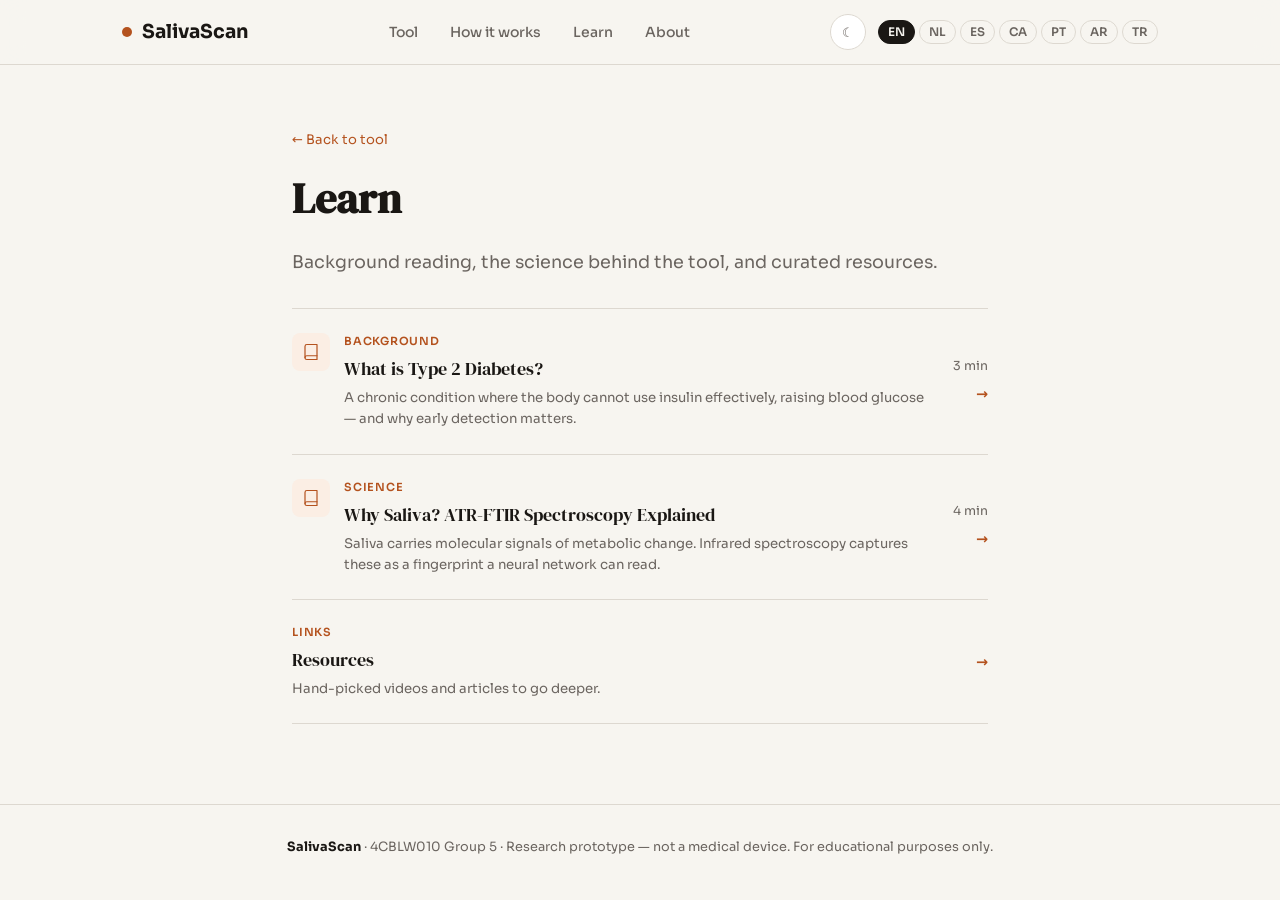
<file: learn/index.html>
<!DOCTYPE html>
<html lang="en">
<head>
<meta charset="UTF-8"/>
<meta name="viewport" content="width=device-width, initial-scale=1.0"/>
<title>Learn · SalivaScan</title>
<link rel="preconnect" href="https://fonts.googleapis.com"/>
<link href="https://fonts.googleapis.com/css2?family=Sora:wght@300;400;500;600;700&family=DM+Serif+Display:ital@0;1&display=swap" rel="stylesheet"/>
<link rel="stylesheet" href="../assets/css/tokens.css"/>
<link rel="stylesheet" href="../assets/css/styles.css"/>
<script src="../assets/js/config.js"></script>
<script src="../assets/js/theme.js"></script>
</head>
<body>
<nav>
  <div class="nav-inner">
    <a class="logo" href="../index.html"><span class="logo-dot"></span> SalivaScan</a>
    <ul class="nav-links">
      <li><a href="../index.html#analyzer" data-i18n="nav_tool">Tool</a></li>
      <li><a href="../index.html#how" data-i18n="nav_how">How it works</a></li>
      <li><a href="index.html" data-i18n="nav_learn">Learn</a></li>
      <li><a href="../about.html" data-i18n="nav_about">About</a></li>
    </ul>
    <div class="nav-controls">
      <button class="theme-btn" id="themeBtn" aria-label="Toggle theme">&#9790;</button>
      <div class="lang-switcher"></div>
    </div>
  </div>
</nav>

<main class="article">
  <div class="breadcrumb"><a href="../index.html" data-i18n="learn_back">← Back to tool</a></div>
  <h1 data-i18n="learn_hub_title">Learn</h1>
  <p class="lead" data-i18n="learn_hub_sub">Background reading, the science behind the tool, and curated resources.</p>
  <!-- auto-generated by main.js from assets/js/content.js -->
  <div class="hub-list" id="hubList"></div>
</main>

<footer><strong>SalivaScan</strong> &middot; 4CBLW010 Group 5 &middot; <span data-i18n="footer_note">Research prototype &mdash; not a medical device.</span></footer>

<script src="../assets/js/content.js"></script>
<script src="../assets/locales/en.js"></script>
<script src="../assets/locales/nl.js"></script>
<script src="../assets/locales/es.js"></script>
<script src="../assets/locales/ca.js"></script>
<script src="../assets/locales/pt.js"></script>
<script src="../assets/locales/ar.js"></script>
<script src="../assets/locales/tr.js"></script>
<script src="../assets/js/i18n.js"></script>
<script src="../assets/js/main.js"></script>
</body>
</html>
</file>
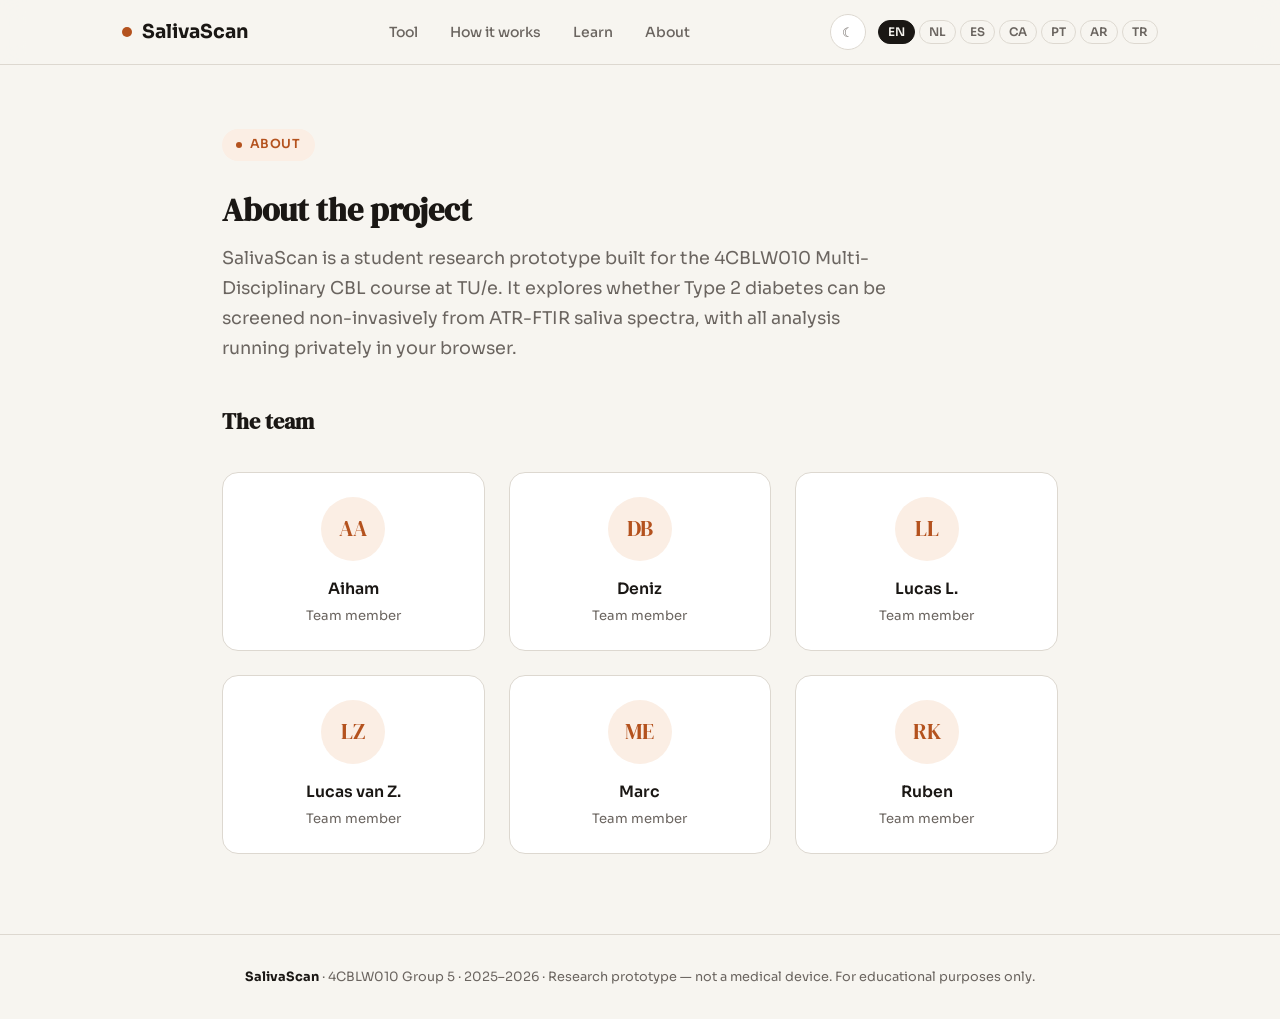
<file: about.html>
<!DOCTYPE html>
<html lang="en">
<head>
<meta charset="UTF-8"/>
<meta name="viewport" content="width=device-width, initial-scale=1.0"/>
<title>About · SalivaScan</title>
<link rel="preconnect" href="https://fonts.googleapis.com"/>
<link href="https://fonts.googleapis.com/css2?family=Sora:wght@300;400;500;600;700&family=DM+Serif+Display:ital@0;1&display=swap" rel="stylesheet"/>
<link rel="stylesheet" href="assets/css/tokens.css"/>
<link rel="stylesheet" href="assets/css/styles.css"/>
<script src="assets/js/config.js"></script>
<script src="assets/js/theme.js"></script>
</head>
<body>
<nav>
  <div class="nav-inner">
    <a class="logo" href="index.html"><span class="logo-dot"></span> SalivaScan</a>
    <ul class="nav-links">
      <li><a href="index.html#analyzer" data-i18n="nav_tool">Tool</a></li>
      <li><a href="index.html#how" data-i18n="nav_how">How it works</a></li>
      <li><a href="learn/index.html" data-i18n="nav_learn">Learn</a></li>
      <li><a href="about.html" data-i18n="nav_about">About</a></li>
    </ul>
    <div class="nav-controls">
      <button class="theme-btn" id="themeBtn" aria-label="Toggle theme">&#9790;</button>
      <div class="lang-switcher"></div>
    </div>
  </div>
</nav>

<main class="about-section wrap-narrow">
  <span class="eyebrow"><span class="dot"></span><span data-i18n="nav_about">About</span></span>
  <h1 class="section-title" style="font-size:2rem;" data-i18n="about_title">About the project</h1>
  <p class="about-lead" data-i18n="about_lead">SalivaScan is a student research prototype built for the 4CBLW010 Multi-Disciplinary CBL course at TU/e. It explores whether Type 2 diabetes can be screened non-invasively from ATR-FTIR saliva spectra, with all analysis running privately in your browser.</p>

  <h2 class="section-title" style="font-size:1.4rem;margin-top:2.5rem;" data-i18n="about_team_title">The team</h2>
  <!-- auto-generated from assets/js/content.js → SS_CONTENT.team -->
  <div class="team-grid" id="teamGrid"></div>
</main>

<footer><strong>SalivaScan</strong> &middot; 4CBLW010 Group 5 &middot; 2025&ndash;2026 &middot; <span data-i18n="footer_note">Research prototype &mdash; not a medical device. For educational purposes only.</span></footer>

<script src="assets/js/content.js"></script>
<script src="assets/locales/en.js"></script>
<script src="assets/locales/nl.js"></script>
<script src="assets/locales/es.js"></script>
<script src="assets/locales/ca.js"></script>
<script src="assets/locales/pt.js"></script>
<script src="assets/locales/ar.js"></script>
<script src="assets/locales/tr.js"></script>
<script src="assets/js/i18n.js"></script>
<script src="assets/js/main.js"></script>
</body>
</html>
</file>
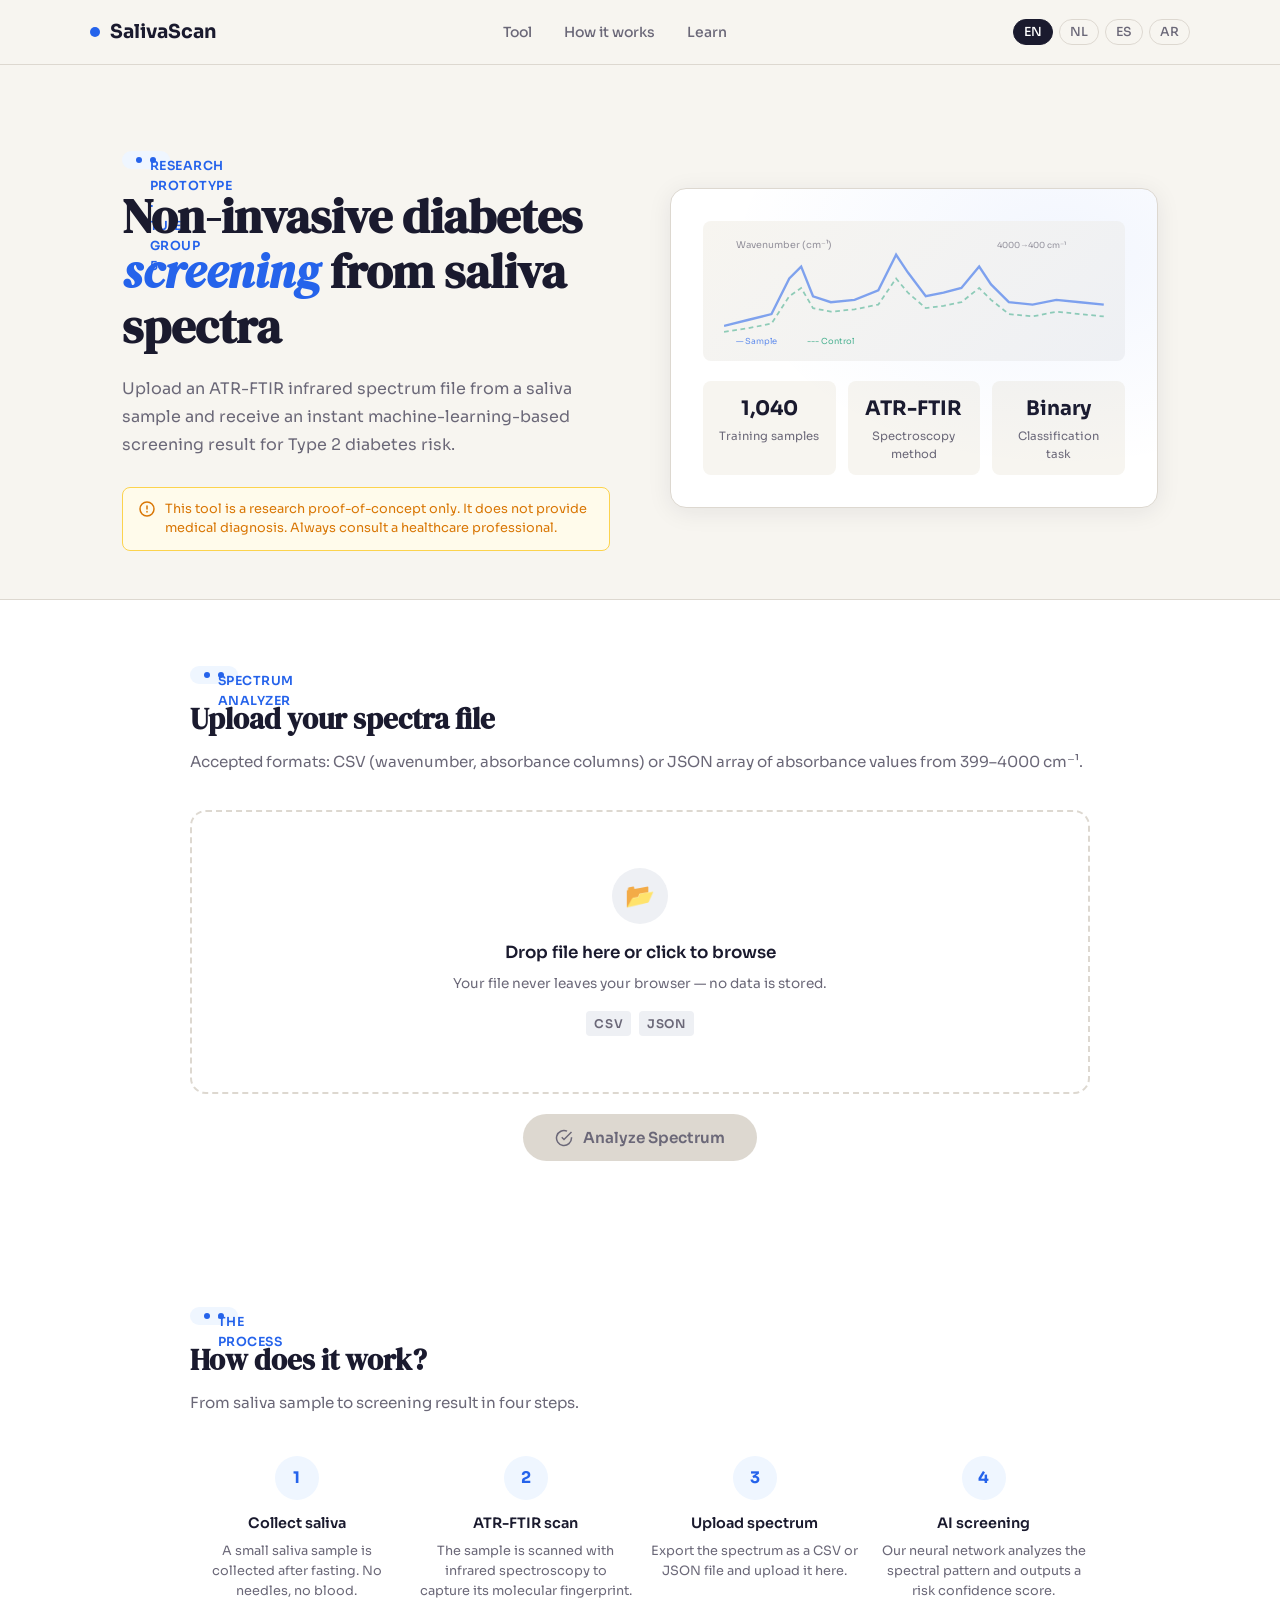
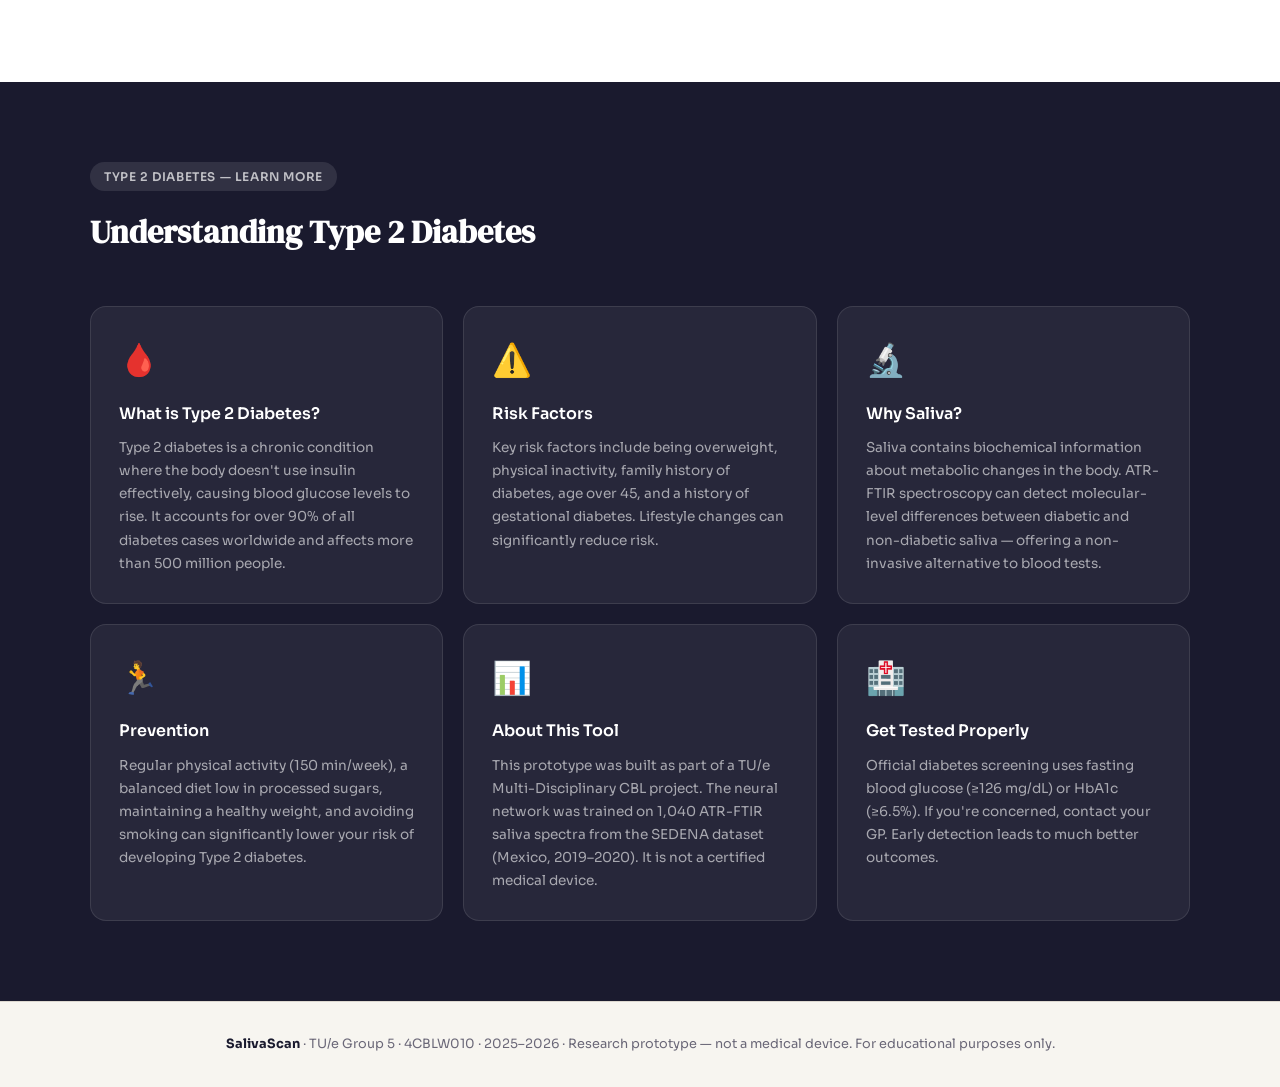
<file: salivaScan.html>
<!DOCTYPE html>
<html lang="en">
<head>
<meta charset="UTF-8"/>
<meta name="viewport" content="width=device-width, initial-scale=1.0"/>
<title>SalivaScan — Diabetes Screening Tool</title>
<link href="https://fonts.googleapis.com/css2?family=Sora:wght@300;400;500;600;700&family=DM+Serif+Display:ital@0;1&display=swap" rel="stylesheet"/>
<style>
  :root {
    --bg: #F7F5F0;
    --surface: #FFFFFF;
    --surface2: #EEF0F4;
    --border: #DDD8D0;
    --text: #1A1A2E;
    --text-muted: #6B6878;
    --accent: #2563EB;
    --accent-light: #EFF6FF;
    --accent2: #059669;
    --accent2-light: #ECFDF5;
    --warn: #D97706;
    --warn-light: #FFFBEB;
    --danger: #DC2626;
    --danger-light: #FEF2F2;
    --radius: 16px;
    --radius-sm: 8px;
    --shadow: 0 4px 24px rgba(26,26,46,0.08);
    --shadow-lg: 0 8px 48px rgba(26,26,46,0.14);
  }

  *, *::before, *::after { box-sizing: border-box; margin: 0; padding: 0; }

  html { scroll-behavior: smooth; }

  body {
    font-family: 'Sora', sans-serif;
    background: var(--bg);
    color: var(--text);
    line-height: 1.6;
    min-height: 100vh;
  }

  /* NAV */
  nav {
    position: sticky; top: 0; z-index: 100;
    background: rgba(247,245,240,0.92);
    backdrop-filter: blur(12px);
    border-bottom: 1px solid var(--border);
    padding: 0 2rem;
  }
  .nav-inner {
    max-width: 1100px; margin: 0 auto;
    display: flex; align-items: center; justify-content: space-between;
    height: 64px;
  }
  .logo {
    display: flex; align-items: center; gap: 10px;
    font-size: 1.2rem; font-weight: 700; color: var(--text);
    text-decoration: none;
  }
  .logo-dot { width: 10px; height: 10px; border-radius: 50%; background: var(--accent); }
  .nav-links {
    display: flex; align-items: center; gap: 2rem;
    list-style: none;
  }
  .nav-links a {
    font-size: 0.875rem; font-weight: 500; color: var(--text-muted);
    text-decoration: none; transition: color 0.2s;
  }
  .nav-links a:hover { color: var(--text); }

  /* LANGUAGE SWITCHER */
  .lang-switcher {
    display: flex; gap: 6px;
  }
  .lang-btn {
    padding: 4px 10px; border-radius: 20px; border: 1px solid var(--border);
    background: transparent; font-family: 'Sora', sans-serif;
    font-size: 0.78rem; font-weight: 500; color: var(--text-muted);
    cursor: pointer; transition: all 0.2s;
  }
  .lang-btn.active, .lang-btn:hover {
    background: var(--text); color: white; border-color: var(--text);
  }

  /* HERO */
  .hero {
    max-width: 1100px; margin: 0 auto;
    padding: 80px 2rem 48px;
    display: grid; grid-template-columns: 1fr 1fr; gap: 60px; align-items: center;
  }
  .hero-eyebrow {
    display: inline-flex; align-items: center; gap: 8px;
    background: var(--accent-light); color: var(--accent);
    padding: 6px 14px; border-radius: 20px;
    font-size: 0.78rem; font-weight: 600; letter-spacing: 0.04em;
    text-transform: uppercase; margin-bottom: 20px;
  }
  .hero-eyebrow span { width: 6px; height: 6px; border-radius: 50%; background: var(--accent); }
  .hero h1 {
    font-family: 'DM Serif Display', serif;
    font-size: clamp(2rem, 4vw, 3rem);
    line-height: 1.15; margin-bottom: 20px; color: var(--text);
  }
  .hero h1 em { font-style: italic; color: var(--accent); }
  .hero-desc {
    font-size: 1rem; color: var(--text-muted);
    line-height: 1.75; margin-bottom: 28px;
  }
  .disclaimer-badge {
    display: flex; align-items: flex-start; gap: 10px;
    background: var(--warn-light); border: 1px solid #FCD34D;
    border-radius: var(--radius-sm); padding: 12px 16px;
    font-size: 0.8rem; color: var(--warn); line-height: 1.5;
  }
  .disclaimer-badge svg { flex-shrink: 0; margin-top: 1px; }

  /* HERO VISUAL */
  .hero-visual {
    background: var(--surface);
    border-radius: var(--radius);
    border: 1px solid var(--border);
    padding: 32px; box-shadow: var(--shadow);
    position: relative; overflow: hidden;
  }
  .hero-visual::before {
    content: ''; position: absolute; inset: 0;
    background: radial-gradient(ellipse at 80% 20%, rgba(37,99,235,0.06) 0%, transparent 60%);
  }
  .spectrum-preview {
    width: 100%; height: 140px;
    background: linear-gradient(135deg, var(--bg) 0%, var(--surface2) 100%);
    border-radius: var(--radius-sm); margin-bottom: 20px;
    position: relative; overflow: hidden;
    display: flex; align-items: center; justify-content: center;
  }
  .spectrum-svg { width: 90%; opacity: 0.7; }
  .mini-stats {
    display: grid; grid-template-columns: repeat(3,1fr); gap: 12px;
  }
  .mini-stat {
    background: var(--bg); border-radius: var(--radius-sm);
    padding: 12px; text-align: center;
  }
  .mini-stat-val { font-size: 1.25rem; font-weight: 700; color: var(--text); }
  .mini-stat-lbl { font-size: 0.72rem; color: var(--text-muted); margin-top: 2px; }

  /* UPLOAD SECTION */
  .section { padding: 60px 2rem; }
  .section-inner { max-width: 900px; margin: 0 auto; }
  .section-title {
    font-family: 'DM Serif Display', serif;
    font-size: 1.8rem; margin-bottom: 8px;
  }
  .section-subtitle { color: var(--text-muted); font-size: 0.95rem; margin-bottom: 36px; }

  .upload-card {
    background: var(--surface);
    border: 2px dashed var(--border);
    border-radius: var(--radius);
    padding: 56px 32px;
    text-align: center;
    cursor: pointer;
    transition: all 0.25s;
    position: relative;
  }
  .upload-card:hover, .upload-card.drag-over {
    border-color: var(--accent);
    background: var(--accent-light);
  }
  .upload-card input[type="file"] {
    position: absolute; inset: 0; opacity: 0; cursor: pointer; width: 100%; height: 100%;
  }
  .upload-icon {
    width: 56px; height: 56px; border-radius: 50%;
    background: var(--surface2); display: flex;
    align-items: center; justify-content: center;
    margin: 0 auto 16px; font-size: 1.5rem;
  }
  .upload-title { font-size: 1.05rem; font-weight: 600; margin-bottom: 6px; }
  .upload-sub { font-size: 0.85rem; color: var(--text-muted); }
  .upload-formats {
    display: flex; gap: 8px; justify-content: center; margin-top: 16px;
  }
  .format-tag {
    background: var(--surface2); border-radius: 4px;
    padding: 3px 8px; font-size: 0.75rem; font-weight: 600;
    color: var(--text-muted); letter-spacing: 0.05em;
  }

  /* FILE INFO */
  .file-info {
    display: none;
    background: var(--surface);
    border: 1px solid var(--border);
    border-radius: var(--radius);
    padding: 20px 24px;
    margin-top: 16px;
    align-items: center; gap: 16px;
  }
  .file-info.show { display: flex; }
  .file-icon { font-size: 1.8rem; }
  .file-details { flex: 1; }
  .file-name { font-weight: 600; font-size: 0.95rem; }
  .file-meta { font-size: 0.8rem; color: var(--text-muted); margin-top: 2px; }

  /* ANALYZE BUTTON */
  .btn-primary {
    display: inline-flex; align-items: center; gap: 10px;
    background: var(--accent); color: white;
    padding: 14px 32px; border-radius: 50px;
    font-family: 'Sora', sans-serif; font-size: 0.95rem; font-weight: 600;
    border: none; cursor: pointer; margin-top: 20px;
    transition: all 0.2s; box-shadow: 0 4px 16px rgba(37,99,235,0.3);
  }
  .btn-primary:hover { background: #1D4ED8; transform: translateY(-1px); box-shadow: 0 6px 20px rgba(37,99,235,0.4); }
  .btn-primary:disabled { background: var(--border); color: var(--text-muted); box-shadow: none; cursor: not-allowed; transform: none; }

  /* RESULTS */
  .results-card {
    display: none;
    background: var(--surface);
    border-radius: var(--radius);
    border: 1px solid var(--border);
    padding: 36px;
    margin-top: 24px;
    box-shadow: var(--shadow);
    animation: slideUp 0.4s ease;
  }
  .results-card.show { display: block; }
  @keyframes slideUp { from { opacity:0; transform:translateY(20px); } to { opacity:1; transform:translateY(0); } }

  .result-header { display: flex; align-items: center; gap: 16px; margin-bottom: 28px; }
  .result-icon {
    width: 52px; height: 52px; border-radius: 50%;
    display: flex; align-items: center; justify-content: center;
    font-size: 1.4rem; flex-shrink: 0;
  }
  .result-icon.low { background: var(--accent2-light); }
  .result-icon.high { background: var(--danger-light); }
  .result-icon.medium { background: var(--warn-light); }
  .result-label { font-size: 0.8rem; font-weight: 600; text-transform: uppercase; letter-spacing: 0.05em; color: var(--text-muted); }
  .result-value { font-family: 'DM Serif Display', serif; font-size: 1.6rem; margin-top: 2px; }
  .result-value.low { color: var(--accent2); }
  .result-value.high { color: var(--danger); }
  .result-value.medium { color: var(--warn); }

  /* CONFIDENCE BAR */
  .confidence-section { margin-bottom: 24px; }
  .confidence-label { font-size: 0.85rem; font-weight: 600; margin-bottom: 8px; display: flex; justify-content: space-between; }
  .confidence-track {
    height: 10px; background: var(--surface2); border-radius: 10px; overflow: hidden;
  }
  .confidence-fill {
    height: 100%; border-radius: 10px;
    transition: width 1s cubic-bezier(.4,0,.2,1);
    background: linear-gradient(90deg, var(--accent2), #10B981);
  }
  .confidence-fill.medium { background: linear-gradient(90deg, var(--warn), #F59E0B); }
  .confidence-fill.high-risk { background: linear-gradient(90deg, var(--danger), #EF4444); }

  /* SPECTRAL CHART */
  .chart-area {
    background: var(--bg); border-radius: var(--radius-sm);
    padding: 20px; margin-bottom: 20px;
  }
  .chart-title { font-size: 0.8rem; font-weight: 600; color: var(--text-muted); margin-bottom: 12px; letter-spacing: 0.04em; text-transform: uppercase; }

  /* METADATA GRID */
  .meta-grid { display: grid; grid-template-columns: repeat(3, 1fr); gap: 12px; margin-bottom: 24px; }
  .meta-box {
    background: var(--bg); border-radius: var(--radius-sm); padding: 14px;
  }
  .meta-box-key { font-size: 0.75rem; color: var(--text-muted); font-weight: 500; }
  .meta-box-val { font-size: 1rem; font-weight: 700; margin-top: 2px; }

  /* DISCLAIMER */
  .result-disclaimer {
    background: var(--warn-light); border: 1px solid #FCD34D;
    border-radius: var(--radius-sm); padding: 14px 16px;
    font-size: 0.8rem; color: var(--warn); line-height: 1.6;
    display: flex; gap: 10px; align-items: flex-start;
  }

  /* EDUCATION SECTION */
  .edu-section { background: var(--text); color: white; padding: 80px 2rem; }
  .edu-inner { max-width: 1100px; margin: 0 auto; }
  .edu-eyebrow {
    display: inline-block;
    background: rgba(255,255,255,0.1); color: rgba(255,255,255,0.7);
    padding: 5px 14px; border-radius: 20px;
    font-size: 0.75rem; font-weight: 600; letter-spacing: 0.05em; text-transform: uppercase;
    margin-bottom: 16px;
  }
  .edu-inner h2 {
    font-family: 'DM Serif Display', serif; font-size: 2rem;
    color: white; margin-bottom: 48px;
  }
  .edu-grid { display: grid; grid-template-columns: repeat(3, 1fr); gap: 20px; }
  .edu-card {
    background: rgba(255,255,255,0.06);
    border: 1px solid rgba(255,255,255,0.1);
    border-radius: var(--radius); padding: 28px;
    transition: background 0.2s;
  }
  .edu-card:hover { background: rgba(255,255,255,0.1); }
  .edu-card-icon { font-size: 2rem; margin-bottom: 14px; }
  .edu-card h3 { font-size: 1rem; font-weight: 600; margin-bottom: 10px; color: white; }
  .edu-card p { font-size: 0.85rem; color: rgba(255,255,255,0.6); line-height: 1.7; }

  /* HOW IT WORKS */
  .how-section { padding: 80px 2rem; background: var(--surface); }
  .how-inner { max-width: 900px; margin: 0 auto; }
  .steps { display: grid; grid-template-columns: repeat(4, 1fr); gap: 16px; margin-top: 40px; }
  .step { text-align: center; }
  .step-num {
    width: 44px; height: 44px; border-radius: 50%;
    background: var(--accent-light); color: var(--accent);
    font-weight: 700; font-size: 1rem;
    display: flex; align-items: center; justify-content: center;
    margin: 0 auto 12px;
  }
  .step h4 { font-size: 0.9rem; font-weight: 600; margin-bottom: 6px; }
  .step p { font-size: 0.8rem; color: var(--text-muted); line-height: 1.6; }
  .step-arrow { display: none; }

  /* FOOTER */
  footer {
    border-top: 1px solid var(--border);
    padding: 32px 2rem; text-align: center;
    font-size: 0.8rem; color: var(--text-muted);
  }
  footer strong { color: var(--text); }

  /* SPINNER */
  .spinner {
    display: none; margin: 24px auto;
    width: 40px; height: 40px;
    border: 3px solid var(--surface2);
    border-top-color: var(--accent);
    border-radius: 50%;
    animation: spin 0.8s linear infinite;
  }
  .spinner.show { display: block; }
  @keyframes spin { to { transform: rotate(360deg); } }

  /* RESPONSIVE */
  @media (max-width: 768px) {
    .hero { grid-template-columns: 1fr; gap: 32px; padding: 48px 1.25rem 32px; }
    .hero-visual { display: none; }
    .edu-grid { grid-template-columns: 1fr; }
    .steps { grid-template-columns: 1fr 1fr; }
    .meta-grid { grid-template-columns: 1fr 1fr; }
    .nav-links { display: none; }
  }

  /* HIDDEN */
  [data-lang]:not(.active-lang) { display: none !important; }
</style>
</head>
<body>

<!-- NAV -->
<nav>
  <div class="nav-inner">
    <a class="logo" href="#">
      <div class="logo-dot"></div>
      SalivaScan
    </a>
    <ul class="nav-links">
      <li><a href="#analyzer" data-i18n="nav_tool">Tool</a></li>
      <li><a href="#how" data-i18n="nav_how">How it works</a></li>
      <li><a href="#learn" data-i18n="nav_learn">Learn</a></li>
    </ul>
    <div class="lang-switcher">
      <button class="lang-btn active" onclick="setLang('en')">EN</button>
      <button class="lang-btn" onclick="setLang('nl')">NL</button>
      <button class="lang-btn" onclick="setLang('es')">ES</button>
      <button class="lang-btn" onclick="setLang('ar')">AR</button>
    </div>
  </div>
</nav>

<!-- HERO -->
<section>
  <div class="hero">
    <div>
      <div class="hero-eyebrow">
        <span></span>
        <span data-i18n="hero_eyebrow">Research Prototype · TU/e Group 5</span>
      </div>
      <h1 data-i18n="hero_title">Non-invasive diabetes <em>screening</em> from saliva spectra</h1>
      <p class="hero-desc" data-i18n="hero_desc">Upload an ATR-FTIR infrared spectrum file from a saliva sample and receive an instant machine-learning-based screening result for Type 2 diabetes risk.</p>
      <div class="disclaimer-badge">
        <svg width="16" height="16" viewBox="0 0 16 16" fill="none">
          <circle cx="8" cy="8" r="7" stroke="#D97706" stroke-width="1.5"/>
          <path d="M8 5v3M8 10.5v.5" stroke="#D97706" stroke-width="1.5" stroke-linecap="round"/>
        </svg>
        <span data-i18n="hero_disclaimer">This tool is a research proof-of-concept only. It does not provide medical diagnosis. Always consult a healthcare professional.</span>
      </div>
    </div>
    <div class="hero-visual">
      <div class="spectrum-preview">
        <svg class="spectrum-svg" viewBox="0 0 320 100" fill="none" xmlns="http://www.w3.org/2000/svg">
          <polyline points="0,80 20,75 40,70 55,40 65,30 75,55 90,60 110,58 130,50 145,20 155,35 170,55 185,52 200,48 215,30 225,45 240,60 260,62 280,58 300,60 320,62" stroke="#2563EB" stroke-width="2" fill="none" opacity="0.8"/>
          <polyline points="0,85 20,82 40,78 55,55 65,48 75,65 90,68 110,66 130,62 145,40 155,52 170,65 185,63 200,60 215,48 225,58 240,70 260,72 280,68 300,70 320,72" stroke="#059669" stroke-width="1.5" fill="none" stroke-dasharray="4 3" opacity="0.6"/>
          <text x="10" y="14" font-family="Sora,sans-serif" font-size="8" fill="#6B6878">Wavenumber (cm⁻¹)</text>
          <text x="10" y="95" font-family="Sora,sans-serif" font-size="7" fill="#2563EB">— Sample</text>
          <text x="70" y="95" font-family="Sora,sans-serif" font-size="7" fill="#059669">--- Control</text>
          <text x="230" y="14" font-family="Sora,sans-serif" font-size="7" fill="#6B6878">4000→400 cm⁻¹</text>
        </svg>
      </div>
      <div class="mini-stats">
        <div class="mini-stat">
          <div class="mini-stat-val">1,040</div>
          <div class="mini-stat-lbl" data-i18n="stat_samples">Training samples</div>
        </div>
        <div class="mini-stat">
          <div class="mini-stat-val">ATR-FTIR</div>
          <div class="mini-stat-lbl" data-i18n="stat_method">Spectroscopy method</div>
        </div>
        <div class="mini-stat">
          <div class="mini-stat-val">Binary</div>
          <div class="mini-stat-lbl" data-i18n="stat_task">Classification task</div>
        </div>
      </div>
    </div>
  </div>
</section>

<!-- UPLOAD / ANALYZER -->
<section class="section" id="analyzer" style="background: var(--surface); border-top:1px solid var(--border);">
  <div class="section-inner">
    <div class="hero-eyebrow" style="margin-bottom:12px;">
      <span></span>
      <span data-i18n="tool_eyebrow">Spectrum Analyzer</span>
    </div>
    <h2 class="section-title" data-i18n="tool_title">Upload your spectra file</h2>
    <p class="section-subtitle" data-i18n="tool_subtitle">Accepted formats: CSV (wavenumber, absorbance columns) or JSON array of absorbance values from 399–4000 cm⁻¹.</p>

    <div class="upload-card" id="uploadCard">
      <input type="file" accept=".csv,.json" id="fileInput" onchange="handleFile(event)"/>
      <div class="upload-icon">📂</div>
      <div class="upload-title" data-i18n="upload_title">Drop file here or click to browse</div>
      <div class="upload-sub" data-i18n="upload_sub">Your file never leaves your browser — no data is stored.</div>
      <div class="upload-formats">
        <span class="format-tag">CSV</span>
        <span class="format-tag">JSON</span>
      </div>
    </div>

    <div class="file-info" id="fileInfo">
      <div class="file-icon" id="fileIcon">📄</div>
      <div class="file-details">
        <div class="file-name" id="fileName">—</div>
        <div class="file-meta" id="fileMeta">—</div>
      </div>
      <button onclick="clearFile()" style="background:none;border:none;cursor:pointer;color:var(--text-muted);font-size:1.2rem;">✕</button>
    </div>

    <div style="text-align:center;">
      <button class="btn-primary" id="analyzeBtn" onclick="analyze()" disabled>
        <svg width="18" height="18" viewBox="0 0 24 24" fill="none" stroke="currentColor" stroke-width="2"><path d="M22 11.08V12a10 10 0 1 1-5.93-9.14"/><polyline points="22 4 12 14.01 9 11.01"/></svg>
        <span data-i18n="btn_analyze">Analyze Spectrum</span>
      </button>
    </div>

    <div class="spinner" id="spinner"></div>

    <!-- RESULTS -->
    <div class="results-card" id="resultsCard">
      <div class="result-header">
        <div class="result-icon low" id="resultIcon">✓</div>
        <div>
          <div class="result-label" data-i18n="result_label">Screening Result</div>
          <div class="result-value low" id="resultText">Low risk detected</div>
        </div>
      </div>

      <div class="confidence-section">
        <div class="confidence-label">
          <span data-i18n="confidence_label">Confidence score</span>
          <span id="confidencePct">—</span>
        </div>
        <div class="confidence-track">
          <div class="confidence-fill" id="confidenceFill" style="width:0%"></div>
        </div>
      </div>

      <div class="meta-grid">
        <div class="meta-box">
          <div class="meta-box-key" data-i18n="meta_points">Spectral points</div>
          <div class="meta-box-val" id="metaPoints">—</div>
        </div>
        <div class="meta-box">
          <div class="meta-box-key" data-i18n="meta_range">Wavenumber range</div>
          <div class="meta-box-val" id="metaRange">—</div>
        </div>
        <div class="meta-box">
          <div class="meta-box-key" data-i18n="meta_model">Model</div>
          <div class="meta-box-val">ANN · Optuna</div>
        </div>
      </div>

      <div class="chart-area">
        <div class="chart-title" data-i18n="chart_title">Uploaded infrared spectrum</div>
        <canvas id="spectrumChart" height="100"></canvas>
      </div>

      <div class="result-disclaimer">
        <svg width="16" height="16" viewBox="0 0 16 16" fill="none" style="flex-shrink:0;margin-top:1px;">
          <circle cx="8" cy="8" r="7" stroke="#D97706" stroke-width="1.5"/>
          <path d="M8 5v3M8 10.5v.5" stroke="#D97706" stroke-width="1.5" stroke-linecap="round"/>
        </svg>
        <span data-i18n="result_disclaimer">This result is generated by a research model trained on 1,040 ATR-FTIR saliva spectra. It is not a clinical diagnosis. Saliva composition is affected by diet, hydration, and oral health. Please consult a medical professional for proper testing.</span>
      </div>
    </div>
  </div>
</section>

<!-- HOW IT WORKS -->
<section class="how-section" id="how">
  <div class="how-inner">
    <div class="hero-eyebrow" style="margin-bottom:12px;">
      <span></span>
      <span data-i18n="how_eyebrow">The Process</span>
    </div>
    <h2 class="section-title" data-i18n="how_title">How does it work?</h2>
    <p class="section-subtitle" data-i18n="how_subtitle">From saliva sample to screening result in four steps.</p>
    <div class="steps">
      <div class="step">
        <div class="step-num">1</div>
        <h4 data-i18n="step1_title">Collect saliva</h4>
        <p data-i18n="step1_desc">A small saliva sample is collected after fasting. No needles, no blood.</p>
      </div>
      <div class="step">
        <div class="step-num">2</div>
        <h4 data-i18n="step2_title">ATR-FTIR scan</h4>
        <p data-i18n="step2_desc">The sample is scanned with infrared spectroscopy to capture its molecular fingerprint.</p>
      </div>
      <div class="step">
        <div class="step-num">3</div>
        <h4 data-i18n="step3_title">Upload spectrum</h4>
        <p data-i18n="step3_desc">Export the spectrum as a CSV or JSON file and upload it here.</p>
      </div>
      <div class="step">
        <div class="step-num">4</div>
        <h4 data-i18n="step4_title">AI screening</h4>
        <p data-i18n="step4_desc">Our neural network analyzes the spectral pattern and outputs a risk confidence score.</p>
      </div>
    </div>
  </div>
</section>

<!-- EDUCATION -->
<section class="edu-section" id="learn">
  <div class="edu-inner">
    <div class="edu-eyebrow" data-i18n="edu_eyebrow">Type 2 Diabetes — Learn More</div>
    <h2 data-i18n="edu_title">Understanding Type 2 Diabetes</h2>
    <div class="edu-grid">
      <div class="edu-card">
        <div class="edu-card-icon">🩸</div>
        <h3 data-i18n="edu1_title">What is Type 2 Diabetes?</h3>
        <p data-i18n="edu1_desc">Type 2 diabetes is a chronic condition where the body doesn't use insulin effectively, causing blood glucose levels to rise. It accounts for over 90% of all diabetes cases worldwide and affects more than 500 million people.</p>
      </div>
      <div class="edu-card">
        <div class="edu-card-icon">⚠️</div>
        <h3 data-i18n="edu2_title">Risk Factors</h3>
        <p data-i18n="edu2_desc">Key risk factors include being overweight, physical inactivity, family history of diabetes, age over 45, and a history of gestational diabetes. Lifestyle changes can significantly reduce risk.</p>
      </div>
      <div class="edu-card">
        <div class="edu-card-icon">🔬</div>
        <h3 data-i18n="edu3_title">Why Saliva?</h3>
        <p data-i18n="edu3_desc">Saliva contains biochemical information about metabolic changes in the body. ATR-FTIR spectroscopy can detect molecular-level differences between diabetic and non-diabetic saliva — offering a non-invasive alternative to blood tests.</p>
      </div>
      <div class="edu-card">
        <div class="edu-card-icon">🏃</div>
        <h3 data-i18n="edu4_title">Prevention</h3>
        <p data-i18n="edu4_desc">Regular physical activity (150 min/week), a balanced diet low in processed sugars, maintaining a healthy weight, and avoiding smoking can significantly lower your risk of developing Type 2 diabetes.</p>
      </div>
      <div class="edu-card">
        <div class="edu-card-icon">📊</div>
        <h3 data-i18n="edu5_title">About This Tool</h3>
        <p data-i18n="edu5_desc">This prototype was built as part of a TU/e Multi-Disciplinary CBL project. The neural network was trained on 1,040 ATR-FTIR saliva spectra from the SEDENA dataset (Mexico, 2019–2020). It is not a certified medical device.</p>
      </div>
      <div class="edu-card">
        <div class="edu-card-icon">🏥</div>
        <h3 data-i18n="edu6_title">Get Tested Properly</h3>
        <p data-i18n="edu6_desc">Official diabetes screening uses fasting blood glucose (≥126 mg/dL) or HbA1c (≥6.5%). If you're concerned, contact your GP. Early detection leads to much better outcomes.</p>
      </div>
    </div>
  </div>
</section>

<!-- FOOTER -->
<footer>
  <strong>SalivaScan</strong> · TU/e Group 5 · 4CBLW010 · 2025–2026 · 
  <span data-i18n="footer_note">Research prototype — not a medical device. For educational purposes only.</span>
</footer>

<script>
// ——— TRANSLATIONS ———
const i18n = {
  en: {
    nav_tool: 'Tool', nav_how: 'How it works', nav_learn: 'Learn',
    hero_eyebrow: 'Research Prototype · TU/e Group 5',
    hero_title: 'Non-invasive diabetes <em>screening</em> from saliva spectra',
    hero_desc: 'Upload an ATR-FTIR infrared spectrum file from a saliva sample and receive an instant machine-learning-based screening result for Type 2 diabetes risk.',
    hero_disclaimer: 'This tool is a research proof-of-concept only. It does not provide medical diagnosis. Always consult a healthcare professional.',
    stat_samples: 'Training samples', stat_method: 'Spectroscopy method', stat_task: 'Classification task',
    tool_eyebrow: 'Spectrum Analyzer',
    tool_title: 'Upload your spectra file',
    tool_subtitle: 'Accepted formats: CSV (wavenumber, absorbance columns) or JSON array of absorbance values from 399–4000 cm⁻¹.',
    upload_title: 'Drop file here or click to browse',
    upload_sub: 'Your file never leaves your browser — no data is stored.',
    btn_analyze: 'Analyze Spectrum',
    result_label: 'Screening Result',
    confidence_label: 'Confidence score',
    meta_points: 'Spectral points', meta_range: 'Wavenumber range', meta_model: 'Model',
    chart_title: 'Uploaded infrared spectrum',
    result_disclaimer: 'This result is generated by a research model trained on 1,040 ATR-FTIR saliva spectra. It is not a clinical diagnosis. Consult a medical professional for proper testing.',
    how_eyebrow: 'The Process', how_title: 'How does it work?',
    how_subtitle: 'From saliva sample to screening result in four steps.',
    step1_title: 'Collect saliva', step1_desc: 'A small saliva sample is collected after fasting. No needles, no blood.',
    step2_title: 'ATR-FTIR scan', step2_desc: 'The sample is scanned with infrared spectroscopy to capture its molecular fingerprint.',
    step3_title: 'Upload spectrum', step3_desc: 'Export the spectrum as a CSV or JSON file and upload it here.',
    step4_title: 'AI screening', step4_desc: 'Our neural network analyzes the spectral pattern and outputs a risk confidence score.',
    edu_eyebrow: 'Type 2 Diabetes — Learn More', edu_title: 'Understanding Type 2 Diabetes',
    edu1_title: 'What is Type 2 Diabetes?', edu1_desc: 'Type 2 diabetes is a chronic condition where the body doesn\'t use insulin effectively, causing blood glucose levels to rise. It accounts for over 90% of all diabetes cases worldwide and affects more than 500 million people.',
    edu2_title: 'Risk Factors', edu2_desc: 'Key risk factors include being overweight, physical inactivity, family history of diabetes, age over 45, and a history of gestational diabetes. Lifestyle changes can significantly reduce risk.',
    edu3_title: 'Why Saliva?', edu3_desc: 'Saliva contains biochemical information about metabolic changes in the body. ATR-FTIR spectroscopy can detect molecular-level differences between diabetic and non-diabetic saliva — offering a non-invasive alternative to blood tests.',
    edu4_title: 'Prevention', edu4_desc: 'Regular physical activity (150 min/week), a balanced diet low in processed sugars, maintaining a healthy weight, and avoiding smoking can significantly lower your risk of developing Type 2 diabetes.',
    edu5_title: 'About This Tool', edu5_desc: 'This prototype was built as part of a TU/e Multi-Disciplinary CBL project. The neural network was trained on 1,040 ATR-FTIR saliva spectra from the SEDENA dataset (Mexico, 2019–2020). It is not a certified medical device.',
    edu6_title: 'Get Tested Properly', edu6_desc: 'Official diabetes screening uses fasting blood glucose (≥126 mg/dL) or HbA1c (≥6.5%). If you\'re concerned, contact your GP. Early detection leads to much better outcomes.',
    footer_note: 'Research prototype — not a medical device. For educational purposes only.',
    low_risk: 'Low risk of diabetes detected', high_risk: 'Elevated risk — consult a doctor', medium_risk: 'Uncertain — follow-up recommended'
  },
  nl: {
    nav_tool: 'Tool', nav_how: 'Hoe het werkt', nav_learn: 'Leren',
    hero_eyebrow: 'Onderzoeksprototype · TU/e Groep 5',
    hero_title: 'Niet-invasieve diabetes <em>screening</em> via speekselspectra',
    hero_desc: 'Upload een ATR-FTIR-infraroodspectrum van een speekselmonster en ontvang direct een machine-learning-screeningsresultaat voor Type 2 diabetes risico.',
    hero_disclaimer: 'Dit hulpmiddel is uitsluitend een onderzoeksprototype. Het geeft geen medische diagnose. Raadpleeg altijd een zorgverlener.',
    stat_samples: 'Trainingsmonsters', stat_method: 'Spectroscopiemethode', stat_task: 'Classificatietaak',
    tool_eyebrow: 'Spectrumanalyser',
    tool_title: 'Upload je spectrabestand',
    tool_subtitle: 'Geaccepteerde formaten: CSV (golfgetal, absorptie) of JSON-array van absorptiewaarden van 399–4000 cm⁻¹.',
    upload_title: 'Zet bestand hier neer of klik om te bladeren',
    upload_sub: 'Je bestand verlaat nooit je browser — er worden geen gegevens opgeslagen.',
    btn_analyze: 'Spectrum analyseren',
    result_label: 'Screeningsresultaat',
    confidence_label: 'Betrouwbaarheidsscore',
    meta_points: 'Spectraalpunten', meta_range: 'Golfgetalbereik', meta_model: 'Model',
    chart_title: 'Geüpload infraroodspectrum',
    result_disclaimer: 'Dit resultaat is gegenereerd door een onderzoeksmodel. Het is geen klinische diagnose. Raadpleeg een arts voor correcte tests.',
    how_eyebrow: 'Het Proces', how_title: 'Hoe werkt het?',
    how_subtitle: 'Van speekselmonster tot screeningsresultaat in vier stappen.',
    step1_title: 'Speeksel verzamelen', step1_desc: 'Een klein speekselmonster wordt nuchter verzameld. Geen naalden, geen bloed.',
    step2_title: 'ATR-FTIR scan', step2_desc: 'Het monster wordt gescand met infraroodspectroscopie om de moleculaire vingerafdruk vast te leggen.',
    step3_title: 'Spectrum uploaden', step3_desc: 'Exporteer het spectrum als CSV of JSON en upload het hier.',
    step4_title: 'AI-screening', step4_desc: 'Ons neuraal netwerk analyseert het spectrale patroon en geeft een risicoscore.',
    edu_eyebrow: 'Type 2 Diabetes — Meer leren', edu_title: 'Type 2 Diabetes begrijpen',
    edu1_title: 'Wat is Type 2 Diabetes?', edu1_desc: 'Type 2 diabetes is een chronische aandoening waarbij het lichaam insuline niet effectief gebruikt, waardoor de bloedsuikerspiegel stijgt. Het treft wereldwijd meer dan 500 miljoen mensen.',
    edu2_title: 'Risicofactoren', edu2_desc: 'Belangrijke risicofactoren zijn overgewicht, lichamelijke inactiviteit, familiegeschiedenis van diabetes, leeftijd boven 45 en zwangerschapsdiabetes. Leefstijlveranderingen verminderen het risico aanzienlijk.',
    edu3_title: 'Waarom speeksel?', edu3_desc: 'Speeksel bevat biochemische informatie over metabole veranderingen in het lichaam. ATR-FTIR spectroscopie kan moleculaire verschillen detecteren tussen diabetisch en niet-diabetisch speeksel.',
    edu4_title: 'Preventie', edu4_desc: 'Regelmatige lichaamsbeweging (150 min/week), een gebalanceerd dieet arm aan suikers, gezond gewicht behouden en niet roken verlagen het risico op Type 2 diabetes.',
    edu5_title: 'Over dit hulpmiddel', edu5_desc: 'Dit prototype is gebouwd als onderdeel van een TU/e multidisciplinair CBL-project. Het neurale netwerk werd getraind op 1.040 ATR-FTIR speekselspectra. Het is geen gecertificeerd medisch apparaat.',
    edu6_title: 'Laat je correct testen', edu6_desc: 'Officiële diabetesscreening gebruikt nuchtere bloedglucose (≥126 mg/dL) of HbA1c (≥6,5%). Neem contact op met je huisarts als je bezorgd bent.',
    footer_note: 'Onderzoeksprototype — geen medisch hulpmiddel. Alleen voor educatieve doeleinden.',
    low_risk: 'Laag risico op diabetes gedetecteerd', high_risk: 'Verhoogd risico — raadpleeg een arts', medium_risk: 'Onzeker — vervolgonderzoek aanbevolen'
  },
  es: {
    nav_tool: 'Herramienta', nav_how: 'Cómo funciona', nav_learn: 'Aprender',
    hero_eyebrow: 'Prototipo de Investigación · TU/e Grupo 5',
    hero_title: 'Detección <em>no invasiva</em> de diabetes mediante espectros de saliva',
    hero_desc: 'Sube un archivo de espectro infrarrojo ATR-FTIR de una muestra de saliva y recibe instantáneamente un resultado de cribado basado en aprendizaje automático para el riesgo de diabetes tipo 2.',
    hero_disclaimer: 'Esta herramienta es solo un prototipo de investigación. No proporciona diagnóstico médico. Siempre consulte a un profesional de la salud.',
    stat_samples: 'Muestras de entrenamiento', stat_method: 'Método de espectroscopía', stat_task: 'Tarea de clasificación',
    tool_eyebrow: 'Analizador de Espectros',
    tool_title: 'Sube tu archivo de espectros',
    tool_subtitle: 'Formatos aceptados: CSV (columnas de número de onda, absorbancia) o matriz JSON de valores de absorbancia de 399–4000 cm⁻¹.',
    upload_title: 'Arrastra el archivo aquí o haz clic para explorar',
    upload_sub: 'Tu archivo nunca abandona tu navegador — no se almacenan datos.',
    btn_analyze: 'Analizar Espectro',
    result_label: 'Resultado del Cribado',
    confidence_label: 'Puntuación de confianza',
    meta_points: 'Puntos espectrales', meta_range: 'Rango de número de onda', meta_model: 'Modelo',
    chart_title: 'Espectro infrarrojo cargado',
    result_disclaimer: 'Este resultado es generado por un modelo de investigación. No es un diagnóstico clínico. Consulte a un médico para pruebas adecuadas.',
    how_eyebrow: 'El Proceso', how_title: '¿Cómo funciona?',
    how_subtitle: 'De la muestra de saliva al resultado de cribado en cuatro pasos.',
    step1_title: 'Recoger saliva', step1_desc: 'Se recoge una pequeña muestra de saliva en ayunas. Sin agujas, sin sangre.',
    step2_title: 'Escáner ATR-FTIR', step2_desc: 'La muestra se escanea con espectroscopía infrarroja para capturar su huella molecular.',
    step3_title: 'Subir espectro', step3_desc: 'Exporta el espectro como CSV o JSON y súbelo aquí.',
    step4_title: 'Cribado con IA', step4_desc: 'Nuestra red neuronal analiza el patrón espectral y produce una puntuación de riesgo.',
    edu_eyebrow: 'Diabetes Tipo 2 — Aprende más', edu_title: 'Entendiendo la Diabetes Tipo 2',
    edu1_title: '¿Qué es la Diabetes Tipo 2?', edu1_desc: 'La diabetes tipo 2 es una enfermedad crónica donde el cuerpo no usa la insulina eficazmente, causando un aumento de glucosa en sangre. Afecta a más de 500 millones de personas en todo el mundo.',
    edu2_title: 'Factores de Riesgo', edu2_desc: 'Los principales factores de riesgo incluyen sobrepeso, inactividad física, antecedentes familiares de diabetes, edad mayor de 45 años e historial de diabetes gestacional.',
    edu3_title: '¿Por qué la saliva?', edu3_desc: 'La saliva contiene información bioquímica sobre cambios metabólicos en el cuerpo. La espectroscopía ATR-FTIR puede detectar diferencias moleculares entre saliva diabética y no diabética.',
    edu4_title: 'Prevención', edu4_desc: 'Actividad física regular (150 min/semana), dieta equilibrada baja en azúcares procesados, mantener un peso saludable y no fumar reducen significativamente el riesgo.',
    edu5_title: 'Sobre esta herramienta', edu5_desc: 'Este prototipo fue creado como parte de un proyecto CBL Multidisciplinar de TU/e. La red neuronal fue entrenada con 1.040 espectros ATR-FTIR del conjunto de datos SEDENA (México, 2019–2020).',
    edu6_title: 'Hazte la prueba correctamente', edu6_desc: 'El cribado oficial usa glucosa en sangre en ayunas (≥126 mg/dL) o HbA1c (≥6,5%). Si estás preocupado, consulta a tu médico.',
    footer_note: 'Prototipo de investigación — no es un dispositivo médico. Solo con fines educativos.',
    low_risk: 'Bajo riesgo de diabetes detectado', high_risk: 'Riesgo elevado — consulte a un médico', medium_risk: 'Incierto — se recomienda seguimiento'
  },
  ar: {
    nav_tool: 'الأداة', nav_how: 'كيف تعمل', nav_learn: 'تعلم',
    hero_eyebrow: 'نموذج بحثي · مجموعة 5 TU/e',
    hero_title: 'فحص السكري <em>غير الجراحي</em> من أطياف اللعاب',
    hero_desc: 'ارفع ملف طيف الأشعة تحت الحمراء ATR-FTIR من عينة لعاب واحصل فورًا على نتيجة فحص مبني على تعلم الآلة لخطر الإصابة بداء السكري من النوع 2.',
    hero_disclaimer: 'هذه الأداة نموذج بحثي فقط. لا تقدم تشخيصًا طبيًا. استشر دائمًا متخصصًا في الرعاية الصحية.',
    stat_samples: 'عينات التدريب', stat_method: 'طريقة التحليل الطيفي', stat_task: 'مهمة التصنيف',
    tool_eyebrow: 'محلل الأطياف',
    tool_title: 'ارفع ملف الأطياف',
    tool_subtitle: 'الصيغ المقبولة: CSV (أعمدة عدد الموجة والامتصاص) أو مصفوفة JSON لقيم الامتصاص من 399–4000 cm⁻¹.',
    upload_title: 'أفلت الملف هنا أو انقر للتصفح',
    upload_sub: 'ملفك لا يغادر متصفحك أبدًا — لا يتم تخزين أي بيانات.',
    btn_analyze: 'تحليل الطيف',
    result_label: 'نتيجة الفحص',
    confidence_label: 'درجة الثقة',
    meta_points: 'نقاط الطيف', meta_range: 'نطاق عدد الموجة', meta_model: 'النموذج',
    chart_title: 'الطيف تحت الأحمر المرفوع',
    result_disclaimer: 'هذه النتيجة مُولَّدة بواسطة نموذج بحثي. إنها ليست تشخيصًا سريريًا. استشر طبيبًا للاختبار الصحيح.',
    how_eyebrow: 'العملية', how_title: 'كيف يعمل؟',
    how_subtitle: 'من عينة اللعاب إلى نتيجة الفحص في أربع خطوات.',
    step1_title: 'جمع اللعاب', step1_desc: 'تُجمع عينة لعاب صغيرة بعد الصيام. بدون إبر أو دم.',
    step2_title: 'مسح ATR-FTIR', step2_desc: 'تُمسح العينة بالتحليل الطيفي بالأشعة تحت الحمراء لالتقاط بصمتها الجزيئية.',
    step3_title: 'رفع الطيف', step3_desc: 'صدّر الطيف كملف CSV أو JSON وارفعه هنا.',
    step4_title: 'فحص الذكاء الاصطناعي', step4_desc: 'تحلل شبكتنا العصبية النمط الطيفي وتُخرج درجة خطر.',
    edu_eyebrow: 'السكري من النوع 2 — تعلم أكثر', edu_title: 'فهم داء السكري من النوع 2',
    edu1_title: 'ما هو السكري من النوع 2؟', edu1_desc: 'داء السكري من النوع 2 حالة مزمنة لا يستخدم فيها الجسم الأنسولين بشكل فعّال، مما يسبب ارتفاع مستويات السكر في الدم. يؤثر على أكثر من 500 مليون شخص حول العالم.',
    edu2_title: 'عوامل الخطر', edu2_desc: 'تشمل عوامل الخطر الرئيسية: السمنة، قلة النشاط البدني، التاريخ العائلي، العمر فوق 45، وداء السكري الحملي. تغييرات نمط الحياة تقلل الخطر بشكل كبير.',
    edu3_title: 'لماذا اللعاب؟', edu3_desc: 'يحتوي اللعاب على معلومات بيوكيميائية حول التغيرات الأيضية في الجسم. يمكن لـ ATR-FTIR اكتشاف الفروق الجزيئية بين اللعاب السكري وغير السكري.',
    edu4_title: 'الوقاية', edu4_desc: 'النشاط البدني المنتظم (150 دقيقة/أسبوع)، نظام غذائي متوازن منخفض السكريات، الحفاظ على وزن صحي، وعدم التدخين تقلل من خطر الإصابة.',
    edu5_title: 'عن هذه الأداة', edu5_desc: 'بُني هذا النموذج الأولي كجزء من مشروع CBL متعدد التخصصات في TU/e. تم تدريب الشبكة العصبية على 1,040 طيف ATR-FTIR من مجموعة بيانات SEDENA.',
    edu6_title: 'افحص نفسك بشكل صحيح', edu6_desc: 'يستخدم الفحص الرسمي للسكري جلوكوز الدم الصائم (≥126 مجم/ديسيلتر) أو HbA1c (≥6.5٪). إذا كنت قلقًا، تواصل مع طبيبك.',
    footer_note: 'نموذج بحثي — ليس جهازًا طبيًا. لأغراض تعليمية فقط.',
    low_risk: 'خطر منخفض للإصابة بالسكري', high_risk: 'خطر مرتفع — استشر طبيبًا', medium_risk: 'غير مؤكد — يُنصح بالمتابعة'
  }
};

let currentLang = 'en';
let uploadedData = null;

function setLang(lang) {
  currentLang = lang;
  document.querySelectorAll('.lang-btn').forEach(b => b.classList.remove('active'));
  document.querySelector(`.lang-btn[onclick="setLang('${lang}')"]`).classList.add('active');
  document.documentElement.lang = lang;
  // RTL for Arabic
  document.documentElement.dir = lang === 'ar' ? 'rtl' : 'ltr';
  applyTranslations();
}

function applyTranslations() {
  const t = i18n[currentLang];
  document.querySelectorAll('[data-i18n]').forEach(el => {
    const key = el.getAttribute('data-i18n');
    if (t[key] !== undefined) el.innerHTML = t[key];
  });
  // Update dynamic result text if shown
  if (document.getElementById('resultsCard').classList.contains('show')) {
    // refresh result text based on stored result
    if (window._lastResult !== undefined) renderResult(window._lastResult, window._lastConfidence, window._lastPoints);
  }
}

// ——— FILE HANDLING ———
function handleFile(e) {
  const file = e.target.files[0];
  if (!file) return;
  const fi = document.getElementById('fileInfo');
  document.getElementById('fileName').textContent = file.name;
  document.getElementById('fileMeta').textContent = `${(file.size/1024).toFixed(1)} KB · ${file.type || file.name.split('.').pop().toUpperCase()}`;
  document.getElementById('fileIcon').textContent = file.name.endsWith('.json') ? '{ }' : '📊';
  fi.classList.add('show');
  document.getElementById('analyzeBtn').disabled = false;

  const reader = new FileReader();
  reader.onload = (ev) => {
    try {
      const text = ev.target.result;
      if (file.name.endsWith('.json')) {
        const parsed = JSON.parse(text);
        uploadedData = Array.isArray(parsed) ? parsed : Object.values(parsed);
      } else {
        // CSV: try to extract numeric columns
        const lines = text.trim().split('\n');
        const data = [];
        lines.forEach(line => {
          const parts = line.split(',').map(p => p.trim());
          const nums = parts.map(p => parseFloat(p)).filter(n => !isNaN(n));
          if (nums.length >= 1) data.push(nums[nums.length > 1 ? 1 : 0]);
        });
        uploadedData = data.length > 1 ? data : null;
      }
    } catch { uploadedData = null; }
  };
  reader.readAsText(file);
}

function clearFile() {
  document.getElementById('fileInfo').classList.remove('show');
  document.getElementById('fileInput').value = '';
  document.getElementById('analyzeBtn').disabled = true;
  document.getElementById('resultsCard').classList.remove('show');
  uploadedData = null;
}

// ——— ANALYZE ———
function analyze() {
  document.getElementById('spinner').classList.add('show');
  document.getElementById('analyzeBtn').disabled = true;
  document.getElementById('resultsCard').classList.remove('show');

  setTimeout(() => {
    document.getElementById('spinner').classList.remove('show');
    // MOCK RESULT — replace this with real model API call
    const confidence = Math.random();
    const points = uploadedData ? uploadedData.length : Math.floor(Math.random()*500 + 800);
    renderResult(confidence, confidence, points);
  }, 1800);
}

function renderResult(conf, rawConf, points) {
  window._lastResult = conf;
  window._lastConfidence = rawConf;
  window._lastPoints = points;

  const t = i18n[currentLang];
  const pct = Math.round(conf * 100);
  const card = document.getElementById('resultsCard');
  const icon = document.getElementById('resultIcon');
  const text = document.getElementById('resultText');
  const fill = document.getElementById('confidenceFill');
  document.getElementById('confidencePct').textContent = pct + '%';
  document.getElementById('metaPoints').textContent = points.toLocaleString();
  document.getElementById('metaRange').textContent = '399 – 4000 cm⁻¹';

  if (conf < 0.4) {
    // Low risk = model confident it's NOT diabetic
    icon.className = 'result-icon low'; icon.textContent = '✓';
    text.className = 'result-value low'; text.textContent = t.low_risk;
    fill.className = 'confidence-fill'; fill.style.width = (100 - pct) + '%';
    document.getElementById('confidencePct').textContent = (100 - pct) + '% ' + (currentLang === 'en' ? 'non-diabetic' : '');
  } else if (conf < 0.65) {
    icon.className = 'result-icon medium'; icon.textContent = '?';
    text.className = 'result-value medium'; text.textContent = t.medium_risk;
    fill.className = 'confidence-fill medium'; fill.style.width = pct + '%';
  } else {
    icon.className = 'result-icon high'; icon.textContent = '!';
    text.className = 'result-value high'; text.textContent = t.high_risk;
    fill.className = 'confidence-fill high-risk'; fill.style.width = pct + '%';
  }

  card.classList.add('show');
  document.getElementById('analyzeBtn').disabled = false;

  // Draw spectrum chart
  drawChart(uploadedData);
  card.scrollIntoView({ behavior: 'smooth', block: 'start' });
}

function drawChart(data) {
  const canvas = document.getElementById('spectrumChart');
  const ctx = canvas.getContext('2d');
  canvas.width = canvas.offsetWidth || 600;
  canvas.height = 100;
  ctx.clearRect(0, 0, canvas.width, canvas.height);

  const pts = data && data.length > 10 ? data : generateMockSpectrum();
  const w = canvas.width; const h = canvas.height;
  const max = Math.max(...pts); const min = Math.min(...pts);
  const range = max - min || 1;

  ctx.beginPath();
  pts.forEach((v, i) => {
    const x = (i / (pts.length - 1)) * w;
    const y = h - ((v - min) / range) * (h * 0.85) - h * 0.07;
    i === 0 ? ctx.moveTo(x, y) : ctx.lineTo(x, y);
  });
  ctx.strokeStyle = '#2563EB'; ctx.lineWidth = 1.5; ctx.stroke();

  // Fill
  ctx.lineTo(w, h); ctx.lineTo(0, h); ctx.closePath();
  const grad = ctx.createLinearGradient(0, 0, 0, h);
  grad.addColorStop(0, 'rgba(37,99,235,0.15)');
  grad.addColorStop(1, 'rgba(37,99,235,0)');
  ctx.fillStyle = grad; ctx.fill();

  // Axis labels
  ctx.fillStyle = '#6B6878'; ctx.font = '10px Sora,sans-serif';
  ctx.fillText('4000', 4, h - 4);
  ctx.fillText('400 cm⁻¹', w - 52, h - 4);
  ctx.fillText('Absorbance', 4, 12);
}

function generateMockSpectrum() {
  const pts = [];
  for (let i = 0; i < 800; i++) {
    let v = 0.5 + 0.05 * Math.sin(i * 0.05) + 0.03 * Math.sin(i * 0.2);
    if (i > 150 && i < 250) v += 0.3 * Math.exp(-Math.pow(i-200,2)/500);
    if (i > 350 && i < 420) v += 0.4 * Math.exp(-Math.pow(i-380,2)/300);
    if (i > 550 && i < 650) v += 0.2 * Math.exp(-Math.pow(i-600,2)/800);
    v += (Math.random() - 0.5) * 0.02;
    pts.push(v);
  }
  return pts;
}

// Drag over
const uc = document.getElementById('uploadCard');
uc.addEventListener('dragover', e => { e.preventDefault(); uc.classList.add('drag-over'); });
uc.addEventListener('dragleave', () => uc.classList.remove('drag-over'));
uc.addEventListener('drop', e => {
  e.preventDefault(); uc.classList.remove('drag-over');
  const file = e.dataTransfer.files[0];
  if (file) {
    document.getElementById('fileInput').files = e.dataTransfer.files;
    handleFile({ target: { files: e.dataTransfer.files } });
  }
});

applyTranslations();
</script>
</body>
</html>
</file>
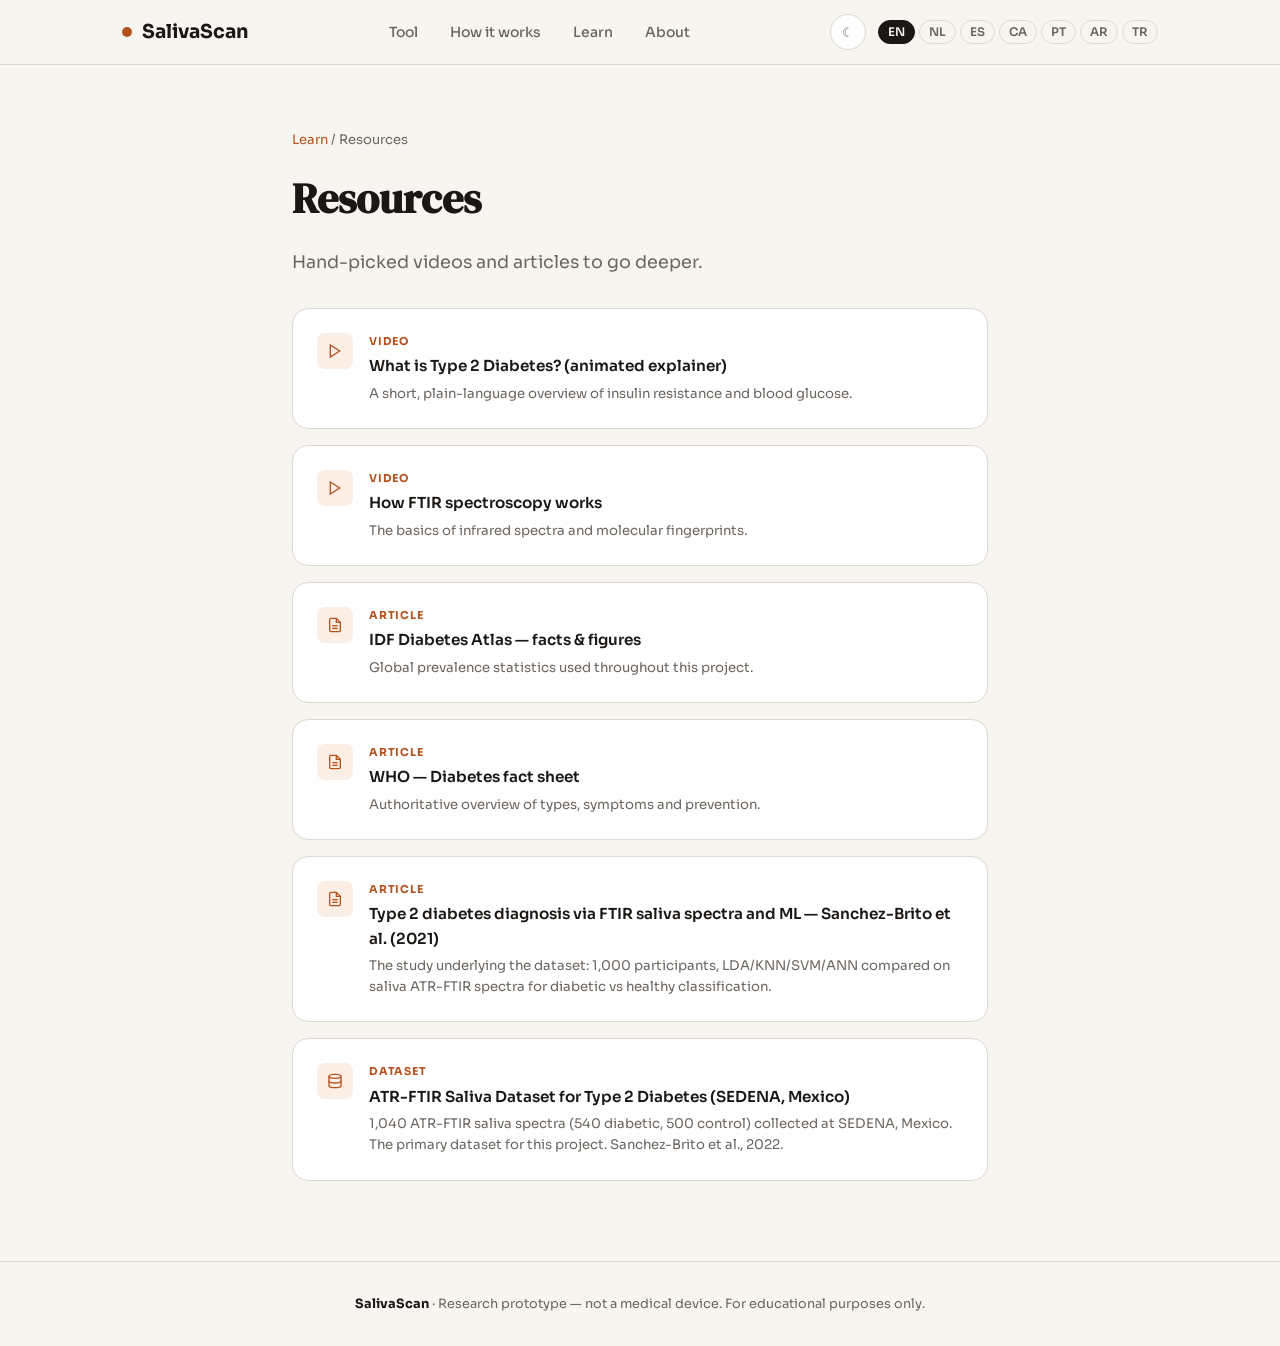
<file: learn/resources.html>
<!DOCTYPE html>
<html lang="en">
<head>
<meta charset="UTF-8"/>
<meta name="viewport" content="width=device-width, initial-scale=1.0"/>
<title>Resources · SalivaScan</title>
<link rel="preconnect" href="https://fonts.googleapis.com"/>
<link href="https://fonts.googleapis.com/css2?family=Sora:wght@300;400;500;600;700&family=DM+Serif+Display:ital@0;1&display=swap" rel="stylesheet"/>
<link rel="stylesheet" href="../assets/css/tokens.css"/>
<link rel="stylesheet" href="../assets/css/styles.css"/>
<script src="../assets/js/config.js"></script>
<script src="../assets/js/theme.js"></script>
</head>
<body>
<nav>
  <div class="nav-inner">
    <a class="logo" href="../index.html"><span class="logo-dot"></span> SalivaScan</a>
    <ul class="nav-links">
      <li><a href="../index.html#analyzer" data-i18n="nav_tool">Tool</a></li>
      <li><a href="../index.html#how" data-i18n="nav_how">How it works</a></li>
      <li><a href="index.html" data-i18n="nav_learn">Learn</a></li>
      <li><a href="../about.html" data-i18n="nav_about">About</a></li>
    </ul>
    <div class="nav-controls">
      <button class="theme-btn" id="themeBtn" aria-label="Toggle theme">&#9790;</button>
      <div class="lang-switcher"></div>
    </div>
  </div>
</nav>

<main class="article">
  <div class="breadcrumb">
    <a href="index.html" data-i18n="nav_learn">Learn</a> /
    <span data-i18n="res_title">Resources</span>
  </div>
  <h1 data-i18n="res_title">Resources</h1>
  <p class="lead" data-i18n="res_sub">Hand-picked videos and articles to go deeper.</p>

  <!-- auto-generated from assets/js/content.js → SS_CONTENT.resources -->
  <!-- to add a resource: edit content.js, not this file -->
  <div class="resource-grid" id="resourceGrid"></div>

</main>

<footer><strong>SalivaScan</strong> &middot; <span data-i18n="footer_note">Research prototype &mdash; not a medical device.</span></footer>

<script src="../assets/js/content.js"></script>
<script src="../assets/locales/en.js"></script>
<script src="../assets/locales/nl.js"></script>
<script src="../assets/locales/es.js"></script>
<script src="../assets/locales/ca.js"></script>
<script src="../assets/locales/pt.js"></script>
<script src="../assets/locales/ar.js"></script>
<script src="../assets/locales/tr.js"></script>
<script src="../assets/js/i18n.js"></script>
<script src="../assets/js/main.js"></script>
</body>
</html>
</file>
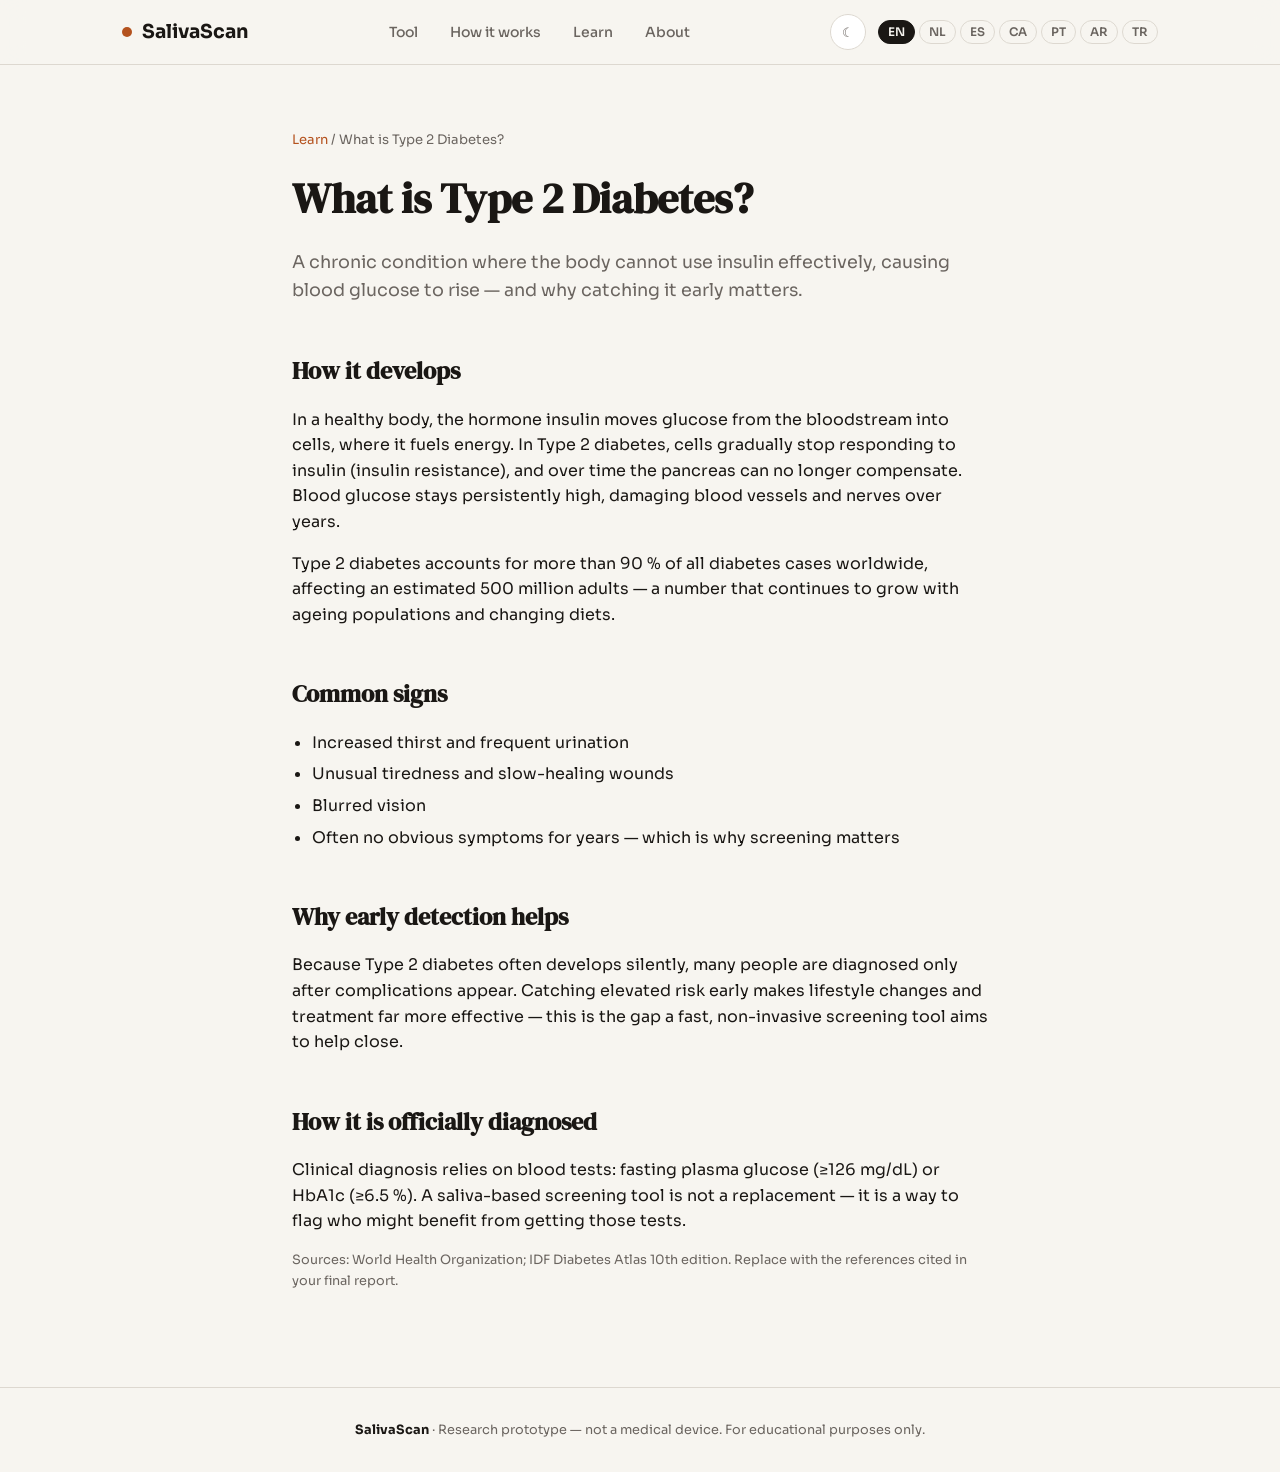
<file: learn/what-is-diabetes.html>
<!DOCTYPE html>
<html lang="en">
<head>
<meta charset="UTF-8"/>
<meta name="viewport" content="width=device-width, initial-scale=1.0"/>
<title>What is Type 2 Diabetes? · SalivaScan</title>
<link rel="preconnect" href="https://fonts.googleapis.com"/>
<link href="https://fonts.googleapis.com/css2?family=Sora:wght@300;400;500;600;700&family=DM+Serif+Display:ital@0;1&display=swap" rel="stylesheet"/>
<link rel="stylesheet" href="../assets/css/tokens.css"/>
<link rel="stylesheet" href="../assets/css/styles.css"/>
<script src="../assets/js/config.js"></script>
<script src="../assets/js/theme.js"></script>
</head>
<body>
<nav>
  <div class="nav-inner">
    <a class="logo" href="../index.html"><span class="logo-dot"></span> SalivaScan</a>
    <ul class="nav-links">
      <li><a href="../index.html#analyzer" data-i18n="nav_tool">Tool</a></li>
      <li><a href="../index.html#how" data-i18n="nav_how">How it works</a></li>
      <li><a href="index.html" data-i18n="nav_learn">Learn</a></li>
      <li><a href="../about.html" data-i18n="nav_about">About</a></li>
    </ul>
    <div class="nav-controls">
      <button class="theme-btn" id="themeBtn" aria-label="Toggle theme">&#9790;</button>
      <div class="lang-switcher"></div>
    </div>
  </div>
</nav>

<main class="article">
  <div class="breadcrumb">
    <a href="index.html" data-i18n="nav_learn">Learn</a> /
    <span data-i18n="edu1_title">What is Type 2 Diabetes?</span>
  </div>

  <!--
    TRANSLATION GUIDE FOR THIS ARTICLE
    ════════════════════════════════════
    Each language has its own <div class="article-lang" data-lang="xx"> block.
    The active language is shown automatically; others are hidden.
    If no block exists for a language, English is shown with a notice.

    To add a translation:
      1. Copy the English block below.
      2. Change data-lang="en" to your language code (nl / es / pt / ar / tr).
      3. Translate the content inside.
      4. The title in the breadcrumb and page heading comes from the locale file
         (edu1_title key) — translate it there separately.
  -->

  <!-- Notice shown when no translation exists for the chosen language -->
  <div class="article-lang-notice" id="langNotice" style="display:none" data-i18n="article_fallback_notice">This article is not yet available in the selected language. Showing English.</div>

  <!-- ── ENGLISH ──────────────────────────────────────────────────────────── -->
  <div class="article-lang" data-lang="en">
    <h1>What is Type 2 Diabetes?</h1>
    <p class="lead">A chronic condition where the body cannot use insulin effectively, causing blood glucose to rise — and why catching it early matters.</p>

    <h2>How it develops</h2>
    <p>In a healthy body, the hormone insulin moves glucose from the bloodstream into cells, where it fuels energy. In Type 2 diabetes, cells gradually stop responding to insulin (insulin resistance), and over time the pancreas can no longer compensate. Blood glucose stays persistently high, damaging blood vessels and nerves over years.</p>
    <p>Type 2 diabetes accounts for more than 90 % of all diabetes cases worldwide, affecting an estimated 500 million adults — a number that continues to grow with ageing populations and changing diets.</p>

    <h2>Common signs</h2>
    <ul>
      <li>Increased thirst and frequent urination</li>
      <li>Unusual tiredness and slow-healing wounds</li>
      <li>Blurred vision</li>
      <li>Often no obvious symptoms for years — which is why screening matters</li>
    </ul>

    <h2>Why early detection helps</h2>
    <p>Because Type 2 diabetes often develops silently, many people are diagnosed only after complications appear. Catching elevated risk early makes lifestyle changes and treatment far more effective — this is the gap a fast, non-invasive screening tool aims to help close.</p>

    <h2>How it is officially diagnosed</h2>
    <p>Clinical diagnosis relies on blood tests: fasting plasma glucose (&#x2265;126 mg/dL) or HbA1c (&#x2265;6.5 %). A saliva-based screening tool is not a replacement — it is a way to flag who might benefit from getting those tests.</p>
    <p class="source">Sources: World Health Organization; IDF Diabetes Atlas 10th edition. Replace with the references cited in your final report.</p>
  </div>

  <!-- ── DUTCH — add translation here ────────────────────────────────────── -->
  <!-- <div class="article-lang" data-lang="nl">
    <h1>Wat is diabetes type 2?</h1>
    ...
  </div> -->

  <!-- ── SPANISH — add translation here ──────────────────────────────────── -->
  <!-- <div class="article-lang" data-lang="es">
    <h1>¿Qué es la diabetes tipo 2?</h1>
    ...
  </div> -->

  <!-- ── PORTUGUESE — add translation here ───────────────────────────────── -->
  <!-- <div class="article-lang" data-lang="pt"> ... </div> -->

  <!-- ── ARABIC — add translation here ───────────────────────────────────── -->
  <!-- <div class="article-lang" data-lang="ar"> ... </div> -->

  <!-- ── TURKISH — add translation here ──────────────────────────────────── -->
  <!-- <div class="article-lang" data-lang="tr"> ... </div> -->
</main>

<footer><strong>SalivaScan</strong> &middot; <span data-i18n="footer_note">Research prototype &mdash; not a medical device.</span></footer>

<script src="../assets/js/content.js"></script>
<script src="../assets/locales/en.js"></script>
<script src="../assets/locales/nl.js"></script>
<script src="../assets/locales/es.js"></script>
<script src="../assets/locales/ca.js"></script>
<script src="../assets/locales/pt.js"></script>
<script src="../assets/locales/ar.js"></script>
<script src="../assets/locales/tr.js"></script>
<script src="../assets/js/i18n.js"></script>
<script src="../assets/js/main.js"></script>
</body>
</html>
</file>
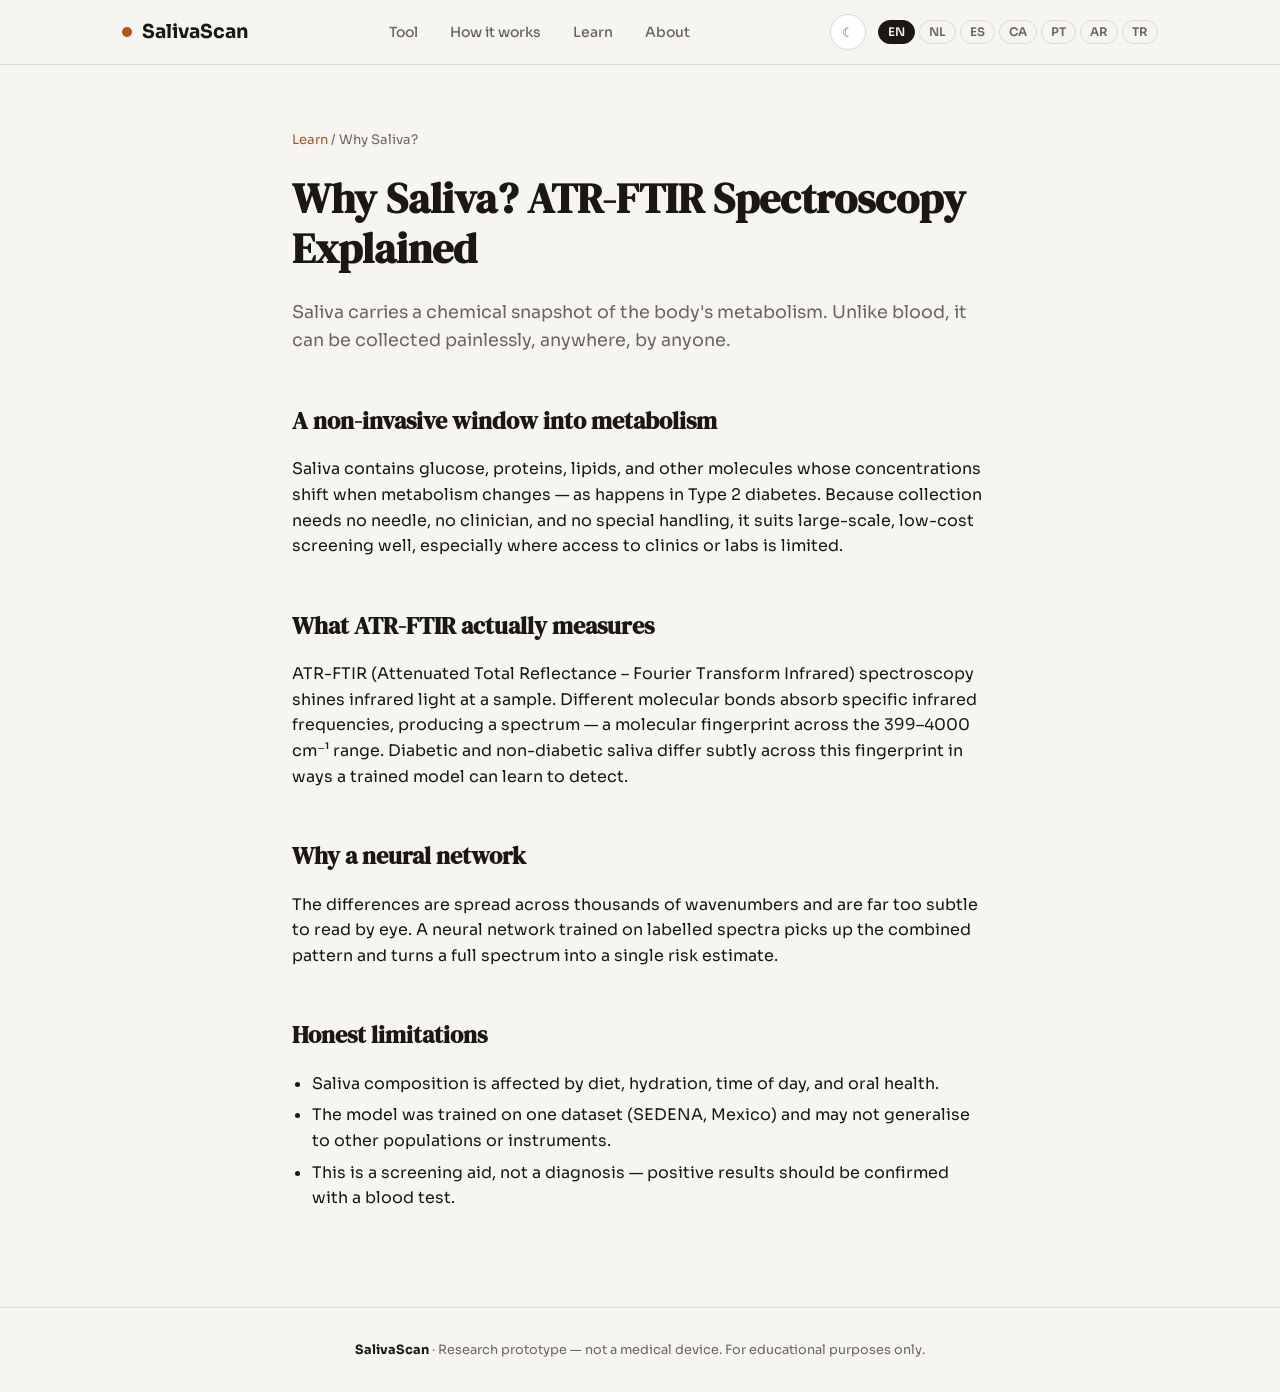
<file: learn/why-saliva.html>
<!DOCTYPE html>
<html lang="en">
<head>
<meta charset="UTF-8"/>
<meta name="viewport" content="width=device-width, initial-scale=1.0"/>
<title>Why Saliva? · SalivaScan</title>
<link rel="preconnect" href="https://fonts.googleapis.com"/>
<link href="https://fonts.googleapis.com/css2?family=Sora:wght@300;400;500;600;700&family=DM+Serif+Display:ital@0;1&display=swap" rel="stylesheet"/>
<link rel="stylesheet" href="../assets/css/tokens.css"/>
<link rel="stylesheet" href="../assets/css/styles.css"/>
<script src="../assets/js/config.js"></script>
<script src="../assets/js/theme.js"></script>
</head>
<body>
<nav>
  <div class="nav-inner">
    <a class="logo" href="../index.html"><span class="logo-dot"></span> SalivaScan</a>
    <ul class="nav-links">
      <li><a href="../index.html#analyzer" data-i18n="nav_tool">Tool</a></li>
      <li><a href="../index.html#how" data-i18n="nav_how">How it works</a></li>
      <li><a href="index.html" data-i18n="nav_learn">Learn</a></li>
      <li><a href="../about.html" data-i18n="nav_about">About</a></li>
    </ul>
    <div class="nav-controls">
      <button class="theme-btn" id="themeBtn" aria-label="Toggle theme">&#9790;</button>
      <div class="lang-switcher"></div>
    </div>
  </div>
</nav>

<main class="article">
  <div class="breadcrumb">
    <a href="index.html" data-i18n="nav_learn">Learn</a> /
    <span data-i18n="edu3_title">Why Saliva?</span>
  </div>

  <!-- See what-is-diabetes.html for the translation guide -->
  <div class="article-lang-notice" id="langNotice" style="display:none" data-i18n="article_fallback_notice">This article is not yet available in the selected language. Showing English.</div>

  <!-- ── ENGLISH ──────────────────────────────────────────────────────────── -->
  <div class="article-lang" data-lang="en">
    <h1>Why Saliva? ATR-FTIR Spectroscopy Explained</h1>
    <p class="lead">Saliva carries a chemical snapshot of the body's metabolism. Unlike blood, it can be collected painlessly, anywhere, by anyone.</p>

    <h2>A non-invasive window into metabolism</h2>
    <p>Saliva contains glucose, proteins, lipids, and other molecules whose concentrations shift when metabolism changes — as happens in Type 2 diabetes. Because collection needs no needle, no clinician, and no special handling, it suits large-scale, low-cost screening well, especially where access to clinics or labs is limited.</p>

    <h2>What ATR-FTIR actually measures</h2>
    <p>ATR-FTIR (Attenuated Total Reflectance &ndash; Fourier Transform Infrared) spectroscopy shines infrared light at a sample. Different molecular bonds absorb specific infrared frequencies, producing a spectrum &mdash; a molecular fingerprint across the 399&ndash;4000 cm&#8315;&#185; range. Diabetic and non-diabetic saliva differ subtly across this fingerprint in ways a trained model can learn to detect.</p>

    <h2>Why a neural network</h2>
    <p>The differences are spread across thousands of wavenumbers and are far too subtle to read by eye. A neural network trained on labelled spectra picks up the combined pattern and turns a full spectrum into a single risk estimate.</p>

    <h2>Honest limitations</h2>
    <ul>
      <li>Saliva composition is affected by diet, hydration, time of day, and oral health.</li>
      <li>The model was trained on one dataset (SEDENA, Mexico) and may not generalise to other populations or instruments.</li>
      <li>This is a screening aid, not a diagnosis &mdash; positive results should be confirmed with a blood test.</li>
    </ul>
    <!-- p class="source">Sources: add your spectroscopy and dataset references here for the final report.</p -->
  </div>

  <!-- ── DUTCH ────────────────────────────────────────────────────────────── -->
  <!-- <div class="article-lang" data-lang="nl"> ... </div> -->
  <!-- ── SPANISH ──────────────────────────────────────────────────────────── -->
  <!-- <div class="article-lang" data-lang="es"> ... </div> -->
  <!-- ── PORTUGUESE ─────────────────────────────────────────────────────────  -->
  <!-- <div class="article-lang" data-lang="pt"> ... </div> -->
  <!-- ── ARABIC ──────────────────────────────────────────────────────────── -->
  <!-- <div class="article-lang" data-lang="ar"> ... </div> -->
  <!-- ── TURKISH ─────────────────────────────────────────────────────────── -->
  <!-- <div class="article-lang" data-lang="tr"> ... </div> -->
</main>

<footer><strong>SalivaScan</strong> &middot; <span data-i18n="footer_note">Research prototype &mdash; not a medical device.</span></footer>

<script src="../assets/js/content.js"></script>
<script src="../assets/locales/en.js"></script>
<script src="../assets/locales/nl.js"></script>
<script src="../assets/locales/es.js"></script>
<script src="../assets/locales/ca.js"></script>
<script src="../assets/locales/pt.js"></script>
<script src="../assets/locales/ar.js"></script>
<script src="../assets/locales/tr.js"></script>
<script src="../assets/js/i18n.js"></script>
<script src="../assets/js/main.js"></script>
</body>
</html>
</file>
<file: assets/css/tokens.css>
/* =============================================================================
   tokens.css — colours, themes, spacing, type scale
   The ONLY place colours are defined. Components reference these variables.
============================================================================= */

:root {
  /* type */
  --font-display: 'DM Serif Display', Georgia, serif;
  --font-body: 'Sora', system-ui, sans-serif;

  /* radii + shadow */
  --radius: 16px;
  --radius-sm: 8px;
  --radius-pill: 50px;

  /* spacing scale */
  --sp-1: 0.5rem;
  --sp-2: 0.75rem;
  --sp-3: 1rem;
  --sp-4: 1.5rem;
  --sp-5: 2rem;
  --sp-6: 3rem;
  --sp-7: 4rem;
  --sp-8: 5rem;

  --maxw: 1100px;
  --maxw-narrow: 900px;

  /* accents (constant across themes) */
  --accent: #B4521E;          /* burnt orange / sienna */
  --accent-strong: #8F3D14;   /* darker on hover */
  --accent2: #059669;         /* green = low-risk / safe */
  --warn: #D97706;
  --danger: #C0271B;          /* high-risk red, kept distinct from accent */

  --transition: 0.2s ease;
}

/* ---- LIGHT (default) ------------------------------------------------------ */
:root,
[data-theme="light"] {
  --bg: #F7F5F0;
  --surface: #FFFFFF;
  --surface2: #EEF0F4;
  --border: #DDD8D0;
  --text: #1A1714;
  --text-muted: #6B6560;

  --accent-light: #FBEEE4;
  --accent2-light: #ECFDF5;
  --warn-light: #FFFBEB;
  --warn-border: #FCD34D;
  --danger-light: #FEF2F2;

  --shadow: 0 4px 24px rgba(26, 26, 46, 0.08);
  --shadow-lg: 0 8px 48px rgba(26, 26, 46, 0.14);

  /* the dark "Learn" band stays dark in light mode */
  --band: #1A1714;
  --band-text: #FFFFFF;
  --band-muted: rgba(255, 255, 255, 0.6);
  --band-card: rgba(255, 255, 255, 0.06);
  --band-card-border: rgba(255, 255, 255, 0.1);
}

/* ---- DARK ----------------------------------------------------------------- */
[data-theme="dark"] {
  --bg: #141312;
  --surface: #1E1C1A;
  --surface2: #282421;
  --border: #332E2A;
  --text: #EDEAE4;
  --text-muted: #978F87;

  --accent: #D97540;
  --accent-strong: #E8905A;
  --accent-light: rgba(217, 117, 64, 0.13);
  --accent2: #34D399;
  --accent2-light: rgba(52, 211, 153, 0.14);
  --warn: #FBBF24;
  --warn-light: rgba(251, 191, 36, 0.12);
  --warn-border: rgba(251, 191, 36, 0.4);
  --danger: #F87171;
  --danger-light: rgba(248, 113, 113, 0.12);

  --shadow: 0 4px 24px rgba(0, 0, 0, 0.5);
  --shadow-lg: 0 8px 48px rgba(0, 0, 0, 0.65);

  --band: #0E0D0B;
  --band-text: #EDEAE4;
  --band-muted: rgba(237, 234, 228, 0.55);
  --band-card: rgba(255, 255, 255, 0.04);
  --band-card-border: rgba(255, 255, 255, 0.08);
}

/* avoid a flash of un-themed content before JS runs in dark OS */
@media (prefers-color-scheme: dark) {
  :root:not([data-theme]) {
    --bg: #141312; --surface: #1E1C1A; --surface2: #282421;
    --border: #332E2A; --text: #EDEAE4; --text-muted: #978F87;
    --accent: #D97540;
  }
}
</file>
<file: assets/css/styles.css>
/* =============================================================================
   styles.css — base reset, layout, components, responsive
   Depends on tokens.css for all colours.
============================================================================= */

*, *::before, *::after { box-sizing: border-box; margin: 0; padding: 0; }
html { scroll-behavior: smooth; }

body {
  font-family: var(--font-body);
  background: var(--bg);
  color: var(--text);
  line-height: 1.6;
  min-height: 100vh;
  -webkit-font-smoothing: antialiased;
  transition: background var(--transition), color var(--transition);
}

a { color: inherit; }
img, svg, canvas { max-width: 100%; display: block; }

/* shared helpers ----------------------------------------------------------- */
.wrap { max-width: var(--maxw); margin: 0 auto; padding-inline: var(--sp-5); }
.wrap-narrow { max-width: var(--maxw-narrow); margin: 0 auto; padding-inline: var(--sp-5); }

.eyebrow {
  display: inline-flex; align-items: center; gap: 8px;
  background: var(--accent-light); color: var(--accent);
  padding: 6px 14px; border-radius: var(--radius-pill);
  font-size: 0.78rem; font-weight: 600; letter-spacing: 0.04em;
  text-transform: uppercase; margin-bottom: var(--sp-4);
}
.eyebrow .dot { width: 6px; height: 6px; border-radius: 50%; background: var(--accent); }

.section-title { font-family: var(--font-display); font-size: 1.8rem; margin-bottom: 8px; }
.section-subtitle { color: var(--text-muted); font-size: 0.95rem; margin-bottom: var(--sp-6); }

/* NAV ---------------------------------------------------------------------- */
nav {
  position: sticky; top: 0; z-index: 100;
  background: color-mix(in srgb, var(--bg) 90%, transparent);
  backdrop-filter: blur(12px);
  border-bottom: 1px solid var(--border);
}
.nav-inner {
  max-width: var(--maxw); margin: 0 auto; padding-inline: var(--sp-5);
  display: flex; align-items: center; justify-content: space-between;
  height: 64px; gap: var(--sp-3);
}
.logo { display: flex; align-items: center; gap: 10px; font-size: 1.2rem; font-weight: 700; text-decoration: none; }
.logo-dot { width: 10px; height: 10px; border-radius: 50%; background: var(--accent); }
.nav-links { display: flex; align-items: center; gap: var(--sp-5); list-style: none; }
.nav-links a { font-size: 0.875rem; font-weight: 500; color: var(--text-muted); text-decoration: none; transition: color var(--transition); }
.nav-links a:hover { color: var(--text); }

.nav-controls { display: flex; align-items: center; gap: var(--sp-2); }

/* theme toggle */
.theme-btn {
  width: 36px; height: 36px; border-radius: 50%;
  border: 1px solid var(--border); background: var(--surface);
  cursor: pointer; display: flex; align-items: center; justify-content: center;
  color: var(--text-muted); transition: all var(--transition);
}
.theme-btn:hover { color: var(--text); border-color: var(--text-muted); }

/* language switcher */
.lang-switcher { display: flex; gap: 4px; flex-wrap: wrap; }
.lang-btn {
  padding: 4px 9px; border-radius: var(--radius-pill); border: 1px solid var(--border);
  background: transparent; font-family: var(--font-body);
  font-size: 0.74rem; font-weight: 600; color: var(--text-muted);
  cursor: pointer; transition: all var(--transition);
}
.lang-btn.active, .lang-btn:hover { background: var(--text); color: var(--bg); border-color: var(--text); }

/* HERO --------------------------------------------------------------------- */
.hero {
  max-width: var(--maxw); margin: 0 auto; padding: var(--sp-8) var(--sp-5) var(--sp-6);
  display: grid; grid-template-columns: 1fr 1fr; gap: var(--sp-7); align-items: center;
}
.hero h1 { font-family: var(--font-display); font-size: clamp(2rem, 4vw, 3rem); line-height: 1.15; margin-bottom: var(--sp-4); }
.hero h1 em { font-style: italic; color: var(--accent); }
.hero-desc { font-size: 1rem; color: var(--text-muted); line-height: 1.75; margin-bottom: var(--sp-5); }

.callout {
  display: flex; align-items: flex-start; gap: 10px;
  background: var(--warn-light); border: 1px solid var(--warn-border);
  border-radius: var(--radius-sm); padding: 12px 16px;
  font-size: 0.8rem; color: var(--warn); line-height: 1.5;
}
.callout svg { flex-shrink: 0; margin-top: 1px; }

.hero-visual { background: var(--surface); border-radius: var(--radius); border: 1px solid var(--border); padding: var(--sp-5); box-shadow: var(--shadow); position: relative; overflow: hidden; }
.spectrum-preview { width: 100%; height: 140px; background: var(--surface2); border-radius: var(--radius-sm); margin-bottom: var(--sp-4); display: flex; align-items: center; justify-content: center; }
.mini-stats { display: grid; grid-template-columns: repeat(3, 1fr); gap: 12px; }
.mini-stat { background: var(--bg); border-radius: var(--radius-sm); padding: 12px; text-align: center; }
.mini-stat-val { font-size: 1.25rem; font-weight: 700; }
.mini-stat-lbl { font-size: 0.72rem; color: var(--text-muted); margin-top: 2px; }

/* generic section ---------------------------------------------------------- */
.section { padding: var(--sp-6) var(--sp-5); }
.section.surface { background: var(--surface); border-top: 1px solid var(--border); }

/* MODEL STATUS / PROGRESS -------------------------------------------------- */
.model-status {
  display: flex; align-items: center; gap: 12px;
  background: var(--surface); border: 1px solid var(--border);
  border-radius: var(--radius-sm); padding: 12px 16px; margin-bottom: var(--sp-4);
  font-size: 0.85rem;
}
.model-status[data-state="ready"]  { border-color: var(--accent2); }
.model-status[data-state="error"]  { border-color: var(--danger); }
.model-status .dot-pulse { width: 10px; height: 10px; border-radius: 50%; background: var(--warn); flex-shrink: 0; }
.model-status[data-state="loading"] .dot-pulse { animation: pulse 1.2s ease-in-out infinite; }
.model-status[data-state="ready"]  .dot-pulse { background: var(--accent2); animation: none; }
.model-status[data-state="error"]  .dot-pulse { background: var(--danger); animation: none; }
@keyframes pulse { 0%,100% { opacity: 0.3; transform: scale(0.8); } 50% { opacity: 1; transform: scale(1.1); } }
.model-status-text { flex: 1; color: var(--text-muted); }
.model-progress-track { width: 120px; height: 6px; background: var(--surface2); border-radius: 6px; overflow: hidden; flex-shrink: 0; }
.model-progress-fill { height: 100%; width: 0; background: var(--accent); border-radius: 6px; transition: width 0.25s ease; }
.model-status[data-state="ready"] .model-progress-track,
.model-status[data-state="error"] .model-progress-track { display: none; }
.retry-btn { display: none; background: var(--danger); color: #fff; border: none; border-radius: var(--radius-sm); padding: 6px 14px; font-family: var(--font-body); font-size: 0.8rem; font-weight: 600; cursor: pointer; }
.model-status[data-state="error"] .retry-btn { display: inline-block; }

/* UPLOAD ------------------------------------------------------------------- */
.upload-card { background: var(--surface); border: 2px dashed var(--border); border-radius: var(--radius); padding: var(--sp-7) var(--sp-5); text-align: center; cursor: pointer; transition: all 0.25s; position: relative; }
.upload-card:hover, .upload-card.drag-over { border-color: var(--accent); background: var(--accent-light); }
.upload-card input[type="file"] { position: absolute; inset: 0; opacity: 0; cursor: pointer; }
.upload-icon { width: 56px; height: 56px; border-radius: 50%; background: var(--surface2); display: flex; align-items: center; justify-content: center; margin: 0 auto var(--sp-3); color: var(--text-muted); }
.upload-title { font-size: 1.05rem; font-weight: 600; margin-bottom: 6px; }
.upload-sub { font-size: 0.85rem; color: var(--text-muted); }
.upload-formats { display: flex; gap: 8px; justify-content: center; margin-top: var(--sp-3); }
.format-tag { background: var(--surface2); border-radius: 4px; padding: 3px 8px; font-size: 0.75rem; font-weight: 600; color: var(--text-muted); letter-spacing: 0.05em; }

.file-info { display: none; background: var(--surface); border: 1px solid var(--border); border-radius: var(--radius); padding: 18px 22px; margin-top: var(--sp-3); align-items: center; gap: var(--sp-3); }
.file-info.show { display: flex; }
.file-icon { font-size: 1.8rem; flex-shrink: 0; color: var(--text-muted); display: flex; align-items: center; }
.file-details { flex: 1; }
.file-name { font-weight: 600; font-size: 0.95rem; }
.file-meta { font-size: 0.8rem; color: var(--text-muted); margin-top: 2px; }
.file-close { background: none; border: none; cursor: pointer; color: var(--text-muted); font-size: 1.2rem; }

/* BUTTON ------------------------------------------------------------------- */
.btn-primary { display: inline-flex; align-items: center; gap: 10px; background: var(--accent); color: #fff; padding: 14px 32px; border-radius: var(--radius-pill); font-family: var(--font-body); font-size: 0.95rem; font-weight: 600; border: none; cursor: pointer; margin-top: var(--sp-4); transition: all var(--transition); box-shadow: 0 4px 16px rgba(37,99,235,0.3); }
.btn-primary:hover { background: var(--accent-strong); transform: translateY(-1px); }
.btn-primary:disabled { background: var(--border); color: var(--text-muted); box-shadow: none; cursor: not-allowed; transform: none; }
.btn-center { text-align: center; }

/* RESULTS ------------------------------------------------------------------ */
.results-card { display: none; background: var(--surface); border-radius: var(--radius); border: 1px solid var(--border); padding: var(--sp-6); margin-top: var(--sp-4); box-shadow: var(--shadow); animation: slideUp 0.4s ease; }
.results-card.show { display: block; }
@keyframes slideUp { from { opacity:0; transform:translateY(20px);} to { opacity:1; transform:translateY(0);} }
.result-header { display: flex; align-items: center; gap: var(--sp-3); margin-bottom: var(--sp-5); }
.result-icon { width: 52px; height: 52px; border-radius: 50%; display: flex; align-items: center; justify-content: center; font-size: 1.4rem; flex-shrink: 0; }
.result-icon.low { background: var(--accent2-light); }
.result-icon.high { background: var(--danger-light); }
.result-icon.medium { background: var(--warn-light); }
.result-label { font-size: 0.8rem; font-weight: 600; text-transform: uppercase; letter-spacing: 0.05em; color: var(--text-muted); }
.result-value { font-family: var(--font-display); font-size: 1.6rem; margin-top: 2px; }
.result-value.low { color: var(--accent2); }
.result-value.high { color: var(--danger); }
.result-value.medium { color: var(--warn); }

.confidence-section { margin-bottom: var(--sp-4); }
.confidence-label { font-size: 0.85rem; font-weight: 600; margin-bottom: 8px; display: flex; justify-content: space-between; }
.confidence-track { height: 10px; background: var(--surface2); border-radius: 10px; overflow: hidden; }
.confidence-fill { height: 100%; border-radius: 10px; transition: width 1s cubic-bezier(.4,0,.2,1); background: linear-gradient(90deg, var(--accent2), #10B981); width: 0; }
.confidence-fill.medium { background: linear-gradient(90deg, var(--warn), #F59E0B); }
.confidence-fill.high-risk { background: linear-gradient(90deg, var(--danger), #EF4444); }

.chart-area { background: var(--bg); border-radius: var(--radius-sm); padding: var(--sp-4); margin-bottom: var(--sp-4); }
.chart-title { font-size: 0.8rem; font-weight: 600; color: var(--text-muted); margin-bottom: 12px; letter-spacing: 0.04em; text-transform: uppercase; }

.meta-grid { display: grid; grid-template-columns: repeat(3, 1fr); gap: 12px; margin-bottom: var(--sp-4); }
.meta-box { background: var(--bg); border-radius: var(--radius-sm); padding: 14px; }
.meta-box-key { font-size: 0.75rem; color: var(--text-muted); font-weight: 500; }
.meta-box-val { font-size: 1rem; font-weight: 700; margin-top: 2px; }

.result-disclaimer { background: var(--warn-light); border: 1px solid var(--warn-border); border-radius: var(--radius-sm); padding: 14px 16px; font-size: 0.8rem; color: var(--warn); line-height: 1.6; display: flex; gap: 10px; align-items: flex-start; }
.result-disclaimer svg { flex-shrink: 0; margin-top: 1px; }

/* SCORE BAR (raw model output, full 0–1 range) ----------------------------- */
.score-section { margin-bottom: var(--sp-3); }
.score-header { font-size: 0.85rem; font-weight: 600; margin-bottom: 8px; display: flex; justify-content: space-between; }
.score-track { height: 12px; border-radius: 12px; position: relative; background: var(--surface2); margin: 10px 0; }
.score-zone-low, .score-zone-high { position: absolute; top: 0; bottom: 0; }
.score-zone-low  { left: 0; border-radius: 12px 0 0 12px; background: color-mix(in srgb, var(--accent2) 30%, transparent); }
.score-zone-high { border-radius: 0 12px 12px 0; background: color-mix(in srgb, var(--danger) 28%, transparent); }
.threshold-mark { position: absolute; top: -5px; bottom: -5px; width: 2px; border-radius: 2px;
  background: var(--warn); transform: translateX(-50%); transition: left 0.8s cubic-bezier(.4,0,.2,1); z-index: 2; }
.score-needle { position: absolute; top: -6px; bottom: -6px; width: 4px; border-radius: 4px;
  background: var(--text); transform: translateX(-50%); z-index: 3;
  transition: left 0.9s cubic-bezier(.4,0,.2,1); box-shadow: 0 0 0 3px color-mix(in srgb, var(--text) 18%, transparent); }
.score-labels { display: flex; justify-content: space-between; font-size: 0.72rem; color: var(--text-muted); margin-top: 6px; }
.score-labels .thresh-lbl { color: var(--warn); font-weight: 600; }

/* NN OUTPUT DISCLOSURE ------------------------------------------------------ */
.nn-details { margin-top: var(--sp-3); border: 1px solid var(--border); border-radius: var(--radius-sm); overflow: hidden; }
.nn-details summary { padding: 12px 16px; font-size: 0.85rem; font-weight: 600; cursor: pointer;
  list-style: none; display: flex; align-items: center; gap: 8px; color: var(--accent); }
.nn-details summary::-webkit-details-marker { display: none; }
.nn-details summary::before { content: '▸'; font-size: 0.7rem; transition: transform 0.2s; flex-shrink: 0; }
.nn-details[open] summary::before { transform: rotate(90deg); }
.nn-details-body { padding: 4px 16px 16px; border-top: 1px solid var(--border); }
.how-computed-body p { font-size: 0.83rem; color: var(--text-muted); margin-top: 12px; line-height: 1.65; }
.how-computed-body code { font-family: monospace; background: var(--surface2); padding: 1px 5px; border-radius: 3px; font-size: 0.85em; }

/* HOW IT WORKS ------------------------------------------------------------- */
.how-section { padding: var(--sp-8) var(--sp-5); background: var(--surface); }
.steps { display: grid; grid-template-columns: repeat(4, 1fr); gap: var(--sp-3); margin-top: var(--sp-5); }
.step { text-align: center; }
.step-num { width: 44px; height: 44px; border-radius: 50%; background: var(--accent-light); color: var(--accent); font-weight: 700; display: flex; align-items: center; justify-content: center; margin: 0 auto 12px; }
.step h4 { font-size: 0.9rem; font-weight: 600; margin-bottom: 6px; }
.step p { font-size: 0.8rem; color: var(--text-muted); line-height: 1.6; }

/* TOPICS SECTION (main page, auto-generated list) -------------------------- */
.topics-section { padding: var(--sp-8) var(--sp-5); background: var(--bg); border-top: 1px solid var(--border); }
.topics-head { display: flex; align-items: flex-end; justify-content: space-between; margin-bottom: var(--sp-5); gap: var(--sp-3); }
.topics-head .section-title { margin-bottom: 0; }
.topics-all-link { font-size: 0.875rem; font-weight: 600; color: var(--accent); text-decoration: none; white-space: nowrap; padding-bottom: 4px; }
.topics-all-link:hover { text-decoration: underline; }

.topics-list { border-top: 1px solid var(--border); }
.topic-row {
  display: grid;
  grid-template-columns: auto 1fr auto;
  gap: 0 var(--sp-4);
  align-items: start;
  padding: var(--sp-4) 0;
  border-bottom: 1px solid var(--border);
  text-decoration: none; color: inherit;
  transition: background var(--transition);
}
a.topic-row:hover { background: var(--surface); margin-inline: calc(-1 * var(--sp-3)); padding-inline: var(--sp-3); border-radius: var(--radius-sm); }
.topic-num { font-size: 0.78rem; color: var(--text-muted); font-variant-numeric: tabular-nums; padding-top: 3px; }
.topic-body { min-width: 0; }
.topic-body { display: flex; flex-direction: column; gap: 5px; min-width: 0; }
.topic-title { font-family: var(--font-display); font-size: 1.15rem; line-height: 1.3; }
.topic-desc { font-size: 0.85rem; color: var(--text-muted); line-height: 1.6; }
.topic-meta { display: flex; flex-direction: column; align-items: flex-end; gap: 6px; padding-top: 3px; flex-shrink: 0; }
.topic-cat { font-size: 0.7rem; text-transform: uppercase; letter-spacing: 0.07em; color: var(--text-muted); font-weight: 600; }
.topic-arrow { font-size: 0.8rem; color: var(--accent); font-weight: 600; }

/* LEARN HUB LIST (learn/index.html) ---------------------------------------- */
.hub-list { margin-top: var(--sp-5); border-top: 1px solid var(--border); }
.hub-row {
  display: grid; grid-template-columns: 1fr auto;
  gap: var(--sp-3); align-items: center;
  padding: var(--sp-4) 0; border-bottom: 1px solid var(--border);
  text-decoration: none; color: inherit;
  transition: opacity var(--transition);
}
.hub-row:hover { opacity: 0.75; }
.hub-row-cat { font-size: 0.7rem; text-transform: uppercase; letter-spacing: 0.07em; color: var(--accent); font-weight: 600; margin-bottom: 4px; }
.hub-row-title { font-family: var(--font-display); font-size: 1.1rem; margin-bottom: 4px; }
.hub-row-desc { font-size: 0.83rem; color: var(--text-muted); }
.hub-row-mins { font-size: 0.78rem; color: var(--text-muted); white-space: nowrap; }
.hub-row-arrow { font-size: 0.9rem; color: var(--accent); font-weight: 600; }

/* RESOURCES PAGE ------------------------------------------------------------ */
.resource-grid { display: grid; gap: var(--sp-3); margin-top: var(--sp-4); }
.resource-card { background: var(--surface); border: 1px solid var(--border); border-radius: var(--radius); padding: var(--sp-4); text-decoration: none; color: inherit; display: flex; gap: var(--sp-3); align-items: flex-start; transition: border-color var(--transition); }
.resource-card:hover { border-color: var(--accent); }
.resource-card > div:last-child { min-width: 0; overflow-wrap: anywhere; }
.resource-type-badge { font-size: 0.68rem; text-transform: uppercase; letter-spacing: 0.07em; font-weight: 700; color: var(--accent); margin-bottom: 4px; }
.resource-card-title { font-weight: 600; font-size: 0.95rem; margin-bottom: 4px; overflow-wrap: anywhere; }
.resource-card-desc { font-size: 0.83rem; color: var(--text-muted); line-height: 1.6; }
.resource-type-icon { width: 36px; height: 36px; border-radius: var(--radius-sm); background: var(--accent-light); display: flex; align-items: center; justify-content: center; flex-shrink: 0; }
.resource-type-icon svg { color: var(--accent); }

/* ARTICLE LANG SECTIONS ----------------------------------------------------- */
.article-lang { display: none; }
.article-lang.active { display: block; }
.article-lang-notice { font-size: 0.78rem; color: var(--text-muted); background: var(--surface2); border-radius: var(--radius-sm); padding: 8px 12px; margin-bottom: var(--sp-4); }

/* ICON SLOTS (swap the SVG inside for a custom icon) ----------------------- */
.icon-slot { width: 38px; height: 38px; border-radius: var(--radius-sm); background: var(--accent-light); color: var(--accent);
  display: flex; align-items: center; justify-content: center; flex-shrink: 0; }
.icon-slot svg { width: 18px; height: 18px; }
.topic-row .icon-slot { width: 34px; height: 34px; }

/* ABOUT / TEAM -------------------------------------------------------------- */
.about-section { padding: var(--sp-7) var(--sp-5) var(--sp-8); }
.about-lead { font-size: 1.1rem; color: var(--text-muted); line-height: 1.7; margin-bottom: var(--sp-5); max-width: 680px; }
.team-grid { display: grid; grid-template-columns: repeat(3, 1fr); gap: var(--sp-4); margin-top: var(--sp-5); }
.team-card { background: var(--surface); border: 1px solid var(--border); border-radius: var(--radius); padding: var(--sp-4); text-align: center; }
.team-avatar { width: 64px; height: 64px; border-radius: 50%; margin: 0 auto var(--sp-3); background: var(--accent-light); color: var(--accent);
  display: flex; align-items: center; justify-content: center; font-family: var(--font-display); font-size: 1.4rem; overflow: hidden; }
.team-avatar img { width: 100%; height: 100%; object-fit: cover; }
.team-name { font-weight: 600; font-size: 0.98rem; }
.team-role { font-size: 0.82rem; color: var(--text-muted); margin-top: 3px; }

/* FOOTER ------------------------------------------------------------------- */
footer { border-top: 1px solid var(--border); padding: var(--sp-5); text-align: center; font-size: 0.8rem; color: var(--text-muted); }
footer strong { color: var(--text); }
footer a { color: var(--accent); text-decoration: none; }

/* SPINNER ------------------------------------------------------------------ */
.spinner { display: none; margin: var(--sp-4) auto; width: 40px; height: 40px; border: 3px solid var(--surface2); border-top-color: var(--accent); border-radius: 50%; animation: spin 0.8s linear infinite; }
.spinner.show { display: block; }
@keyframes spin { to { transform: rotate(360deg); } }

/* ARTICLE (learn sub-pages) ------------------------------------------------ */
.article { max-width: 760px; margin: 0 auto; padding: var(--sp-7) var(--sp-5) var(--sp-8); }
.article .breadcrumb { font-size: 0.82rem; color: var(--text-muted); margin-bottom: var(--sp-4); }
.article .breadcrumb a { color: var(--accent); text-decoration: none; }
.article h1 { font-family: var(--font-display); font-size: clamp(2rem, 4vw, 2.6rem); line-height: 1.2; margin-bottom: var(--sp-4); }
.article h2 { font-family: var(--font-display); font-size: 1.5rem; margin: var(--sp-6) 0 var(--sp-3); }
.article p { color: var(--text); margin-bottom: var(--sp-3); }
.article ul { margin: 0 0 var(--sp-3) 1.25rem; color: var(--text); }
.article li { margin-bottom: 6px; }
.article .lead { font-size: 1.1rem; color: var(--text-muted); margin-bottom: var(--sp-5); }
.article .source { font-size: 0.8rem; color: var(--text-muted); }

.resource-list { list-style: none; margin: 0; display: grid; gap: var(--sp-3); }
.resource-item { background: var(--surface); border: 1px solid var(--border); border-radius: var(--radius); padding: var(--sp-4); display: flex; gap: var(--sp-3); align-items: flex-start; text-decoration: none; transition: border-color var(--transition); }
.resource-item:hover { border-color: var(--accent); }
.resource-item .r-icon { font-size: 1.6rem; flex-shrink: 0; }
.resource-item .r-title { font-weight: 600; margin-bottom: 4px; }
.resource-item .r-desc { font-size: 0.85rem; color: var(--text-muted); }
.resource-item .r-type { font-size: 0.7rem; text-transform: uppercase; letter-spacing: 0.05em; color: var(--accent); font-weight: 700; }

/* RTL ---------------------------------------------------------------------- */
[dir="rtl"] .nav-inner,
[dir="rtl"] .result-header,
[dir="rtl"] .file-info { direction: rtl; }
[dir="rtl"] .article { text-align: right; }
[dir="rtl"] .article ul { margin: 0 1.25rem var(--sp-3) 0; }

/* RESPONSIVE --------------------------------------------------------------- */
@media (max-width: 860px) {
  .hero { grid-template-columns: 1fr; gap: var(--sp-5); padding: var(--sp-6) var(--sp-4) var(--sp-5); }
  .hero-visual { order: -1; }
  .edu-grid { grid-template-columns: 1fr 1fr; }
  .steps { grid-template-columns: 1fr 1fr; gap: var(--sp-4); }
}
@media (max-width: 560px) {
  .nav-links { display: none; }
  .nav-inner { height: 58px; }
  .lang-switcher { gap: 2px; }
  .lang-btn { padding: 4px 7px; font-size: 0.7rem; }
  .edu-grid { grid-template-columns: 1fr; }
  .meta-grid { grid-template-columns: 1fr; }
  .hero-visual { display: none; }
  .section, .how-section, .edu-section, .topics-section { padding-inline: var(--sp-4); }
  .results-card { padding: var(--sp-4); }
  .model-progress-track { width: 80px; }

  /* topics list: drop the number column, let category/arrow wrap under */
  .topics-head { flex-direction: column; align-items: flex-start; gap: 8px; }
  .topic-row { grid-template-columns: 1fr; gap: 6px; }
  a.topic-row:hover { margin-inline: 0; padding-inline: 0; }
  .topic-num { display: none; }
  .topic-meta { flex-direction: row; align-items: center; gap: 10px; }

  /* hub + resource cards stack their trailing meta */
  .hub-row { grid-template-columns: 1fr; gap: 8px; }
  .team-grid { grid-template-columns: 1fr 1fr; }
}
</file>
